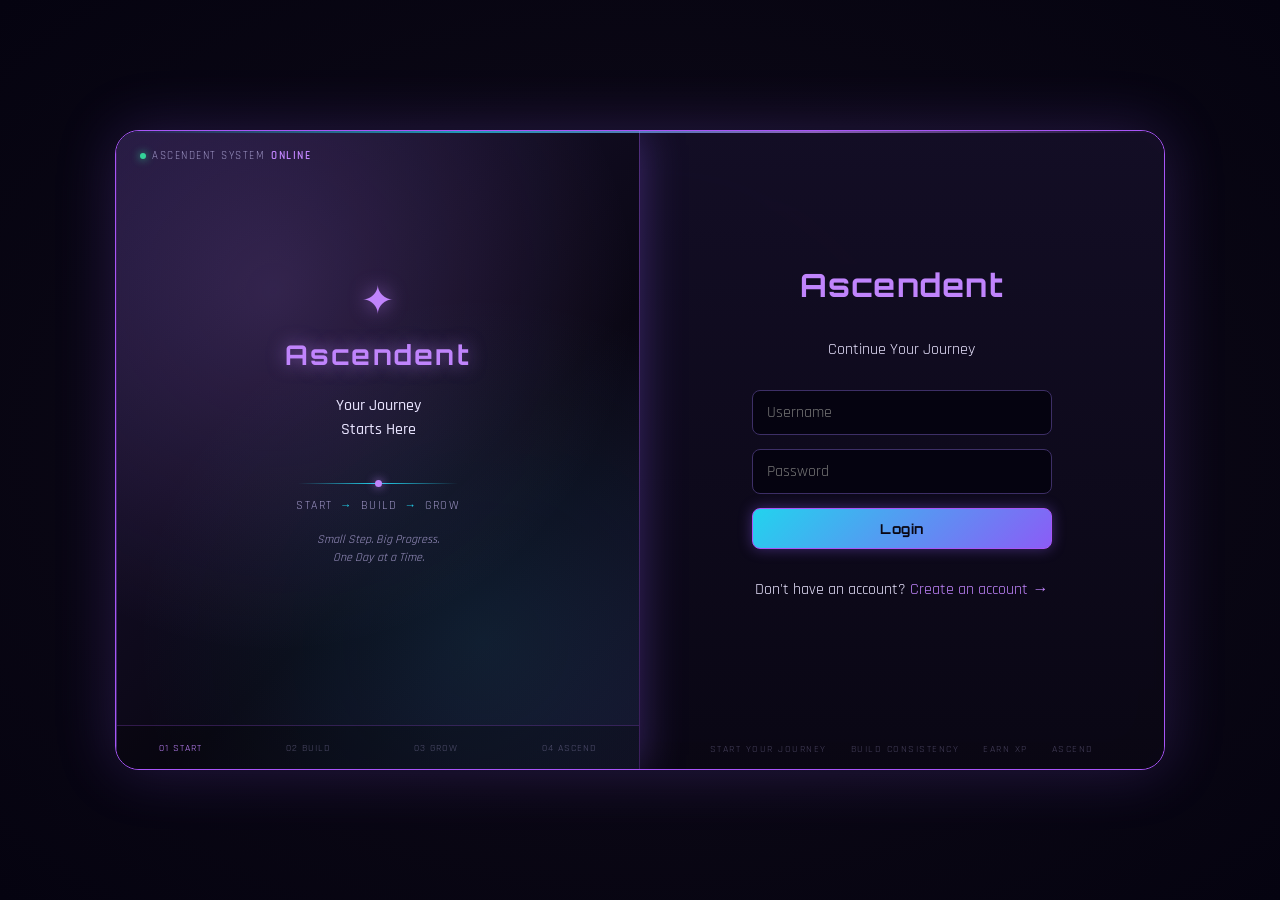
<file: index.html>
<!DOCTYPE html>
<html lang="en">

<head>
  <script src="js/api.js"></script>
  <script src="js/theme.js"></script>
  <meta charset="UTF-8" />
  <meta name="viewport" content="width=device-width, initial-scale=1.0" />
  <title>Ascendent — Login</title>
  <link rel="preconnect" href="https://fonts.googleapis.com">
  <link rel="stylesheet" href="css/style.css" />
</head>

<body>
  <div class="auth-page">
    <div class="auth-shell" id="authShell">

      <!-- Persistent chrome: system status + decorative background (unaffected by sliding) -->
      <div class="system-status"><span class="status-dot"></span> ASCENDENT SYSTEM <span
          class="status-online">ONLINE</span></div>
      <div class="journey-bg" aria-hidden="true"></div>

      <!-- Register panel (revealed on the LEFT once slid) -->
      <div class="form-container register-container">
        <form id="signupForm">
          <h1>Ascendent</h1>
          <p class="tagline">Begin Your Journey</p>

          <input type="text" id="signupUsername" placeholder="Username" required />
          <input type="email" id="signupEmail" placeholder="Email" required />
          <input type="password" id="signupPassword" placeholder="Password" required />
          <input type="password" id="signupConfirmPassword" placeholder="Confirm Password" required />

          <button type="submit">Create Account</button>

          <p>Already have an account? <a href="#" id="showLoginInline">Login →</a></p>
          <p id="authMessageRegister" class="message"></p>
        </form>
      </div>

      <!-- Login panel (visible on the RIGHT initially) -->
      <div class="form-container login-container">
        <form id="loginForm">
          <h1>Ascendent</h1>
          <p class="tagline">Continue Your Journey</p>

          <input type="text" id="email" placeholder="Username" required />
          <input type="password" id="password" placeholder="Password" required />

          <button type="submit">Login</button>

          <p>Don't have an account? <a href="#" id="showSignup">Create an account →</a></p>
          <p id="authMessage" class="message"></p>
        </form>
      </div>

      <!-- Sliding golden "portal" overlay -->
      <div class="overlay-container">
        <div class="overlay">
          <div class="overlay-panel overlay-left">
            <div class="brand-mark">✦</div>
            <h1 class="overlay-brand">Ascendent</h1>
            <p class="overlay-tagline">Your Journey<br>Starts Here</p>

            <div class="journey-path">
              <span class="path-line"></span>
              <span class="path-dot"></span>
            </div>
            <div class="journey-stages">START <i>→</i> BUILD <i>→</i> GROW</div>

            <p class="overlay-footnote">Small Step. Big Progress.<br>One Day at a Time.</p>
          </div>

          <div class="overlay-panel overlay-right">
            <div class="brand-mark">✦</div>
            <h1 class="overlay-brand">Ascendent</h1>
            <p class="overlay-tagline">Welcome Back,<br>Ascender.</p>
            <p class="overlay-sub">Already have an account? Continue your journey.</p>
            <button type="button" class="overlay-btn" id="showLoginBtn">Login</button>
          </div>

          <div class="overlay-progress">
            <span class="step step-1">01 START</span>
            <span class="step step-2">02 BUILD</span>
            <span class="step step-3">03 GROW</span>
            <span class="step step-4">04 ASCEND</span>
          </div>
        </div>
      </div>

      <div class="footer-ticker">
        <span>START YOUR JOURNEY</span>
        <span>BUILD CONSISTENCY</span>
        <span>EARN XP</span>
        <span>ASCEND</span>
      </div>

    </div>
  </div>

  <script src="js/demo-data.js"></script>
  <script src="js/sync.js"></script>
  <script src="js/auth.js"></script>
</body>

</html>
<!-- this is testing commit -->
</file>
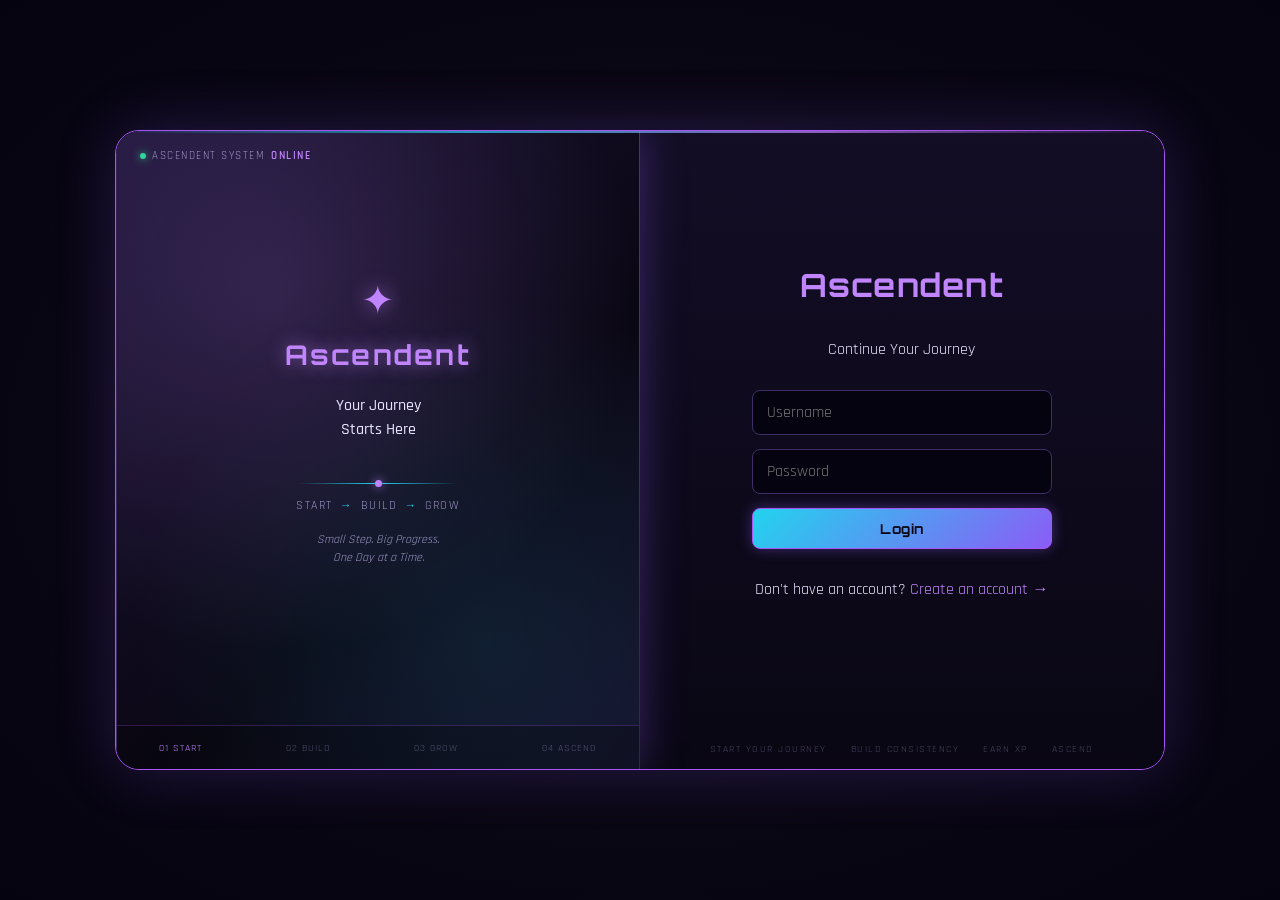
<file: achievements.html>
<!DOCTYPE html>
<html lang="en">

<head>
    <script src="js/api.js"></script>
    <script src="js/theme.js"></script>
    <meta charset="UTF-8" />
    <meta name="viewport" content="width=device-width, initial-scale=1.0" />
    <title>Ascendent — Achievements</title>
    <link rel="preconnect" href="https://fonts.googleapis.com">
    <link rel="stylesheet" href="css/style.css" />
    <link rel="stylesheet" href="css/sidebar.css" />
    <link rel="stylesheet" href="css/gamify.css" />
</head>

<body>
    <div class="app-layout">
        <aside class="sb" id="appSidebar"></aside>

        <main class="main-content">
            <header class="content-topbar">
                <div>
                    <h2>Achievements</h2>
                    <p class="subtext">Unlock badges as you build your legend.</p>
                </div>
                <button id="logoutBtn" class="ghost-btn">Log Out</button>
            </header>

            <!-- Achievement level hero -->
            <section class="ach-hero">
                <div class="ach-hero-ring" id="achHeroRing">
                    <div class="ach-hero-inner">
                        <span id="achHeroCount">0/0</span>
                        <small>Unlocked</small>
                    </div>
                </div>
                <div class="ach-hero-text">
                    <h3>Achievement Progress</h3>
                    <p class="subtext">Every badge tells part of your story.</p>
                </div>
            </section>

            <div class="ach-filter-tabs">
                <button class="ach-tab active" data-filter="all">All</button>
                <button class="ach-tab" data-filter="unlocked">Unlocked</button>
                <button class="ach-tab" data-filter="locked">Locked</button>
            </div>

            <div id="achievementGrid" class="achievement-grid-v2"></div>
        </main>
    </div>

    <div id="toastContainer" class="toast-container"></div>

    <script src="js/demo-data.js"></script>
    <script src="js/sync.js"></script>
    <script src="js/sidebar.js"></script>
    <script src="js/rewards.js"></script>
    <script src="js/achievements.js"></script>
    <script>
        let achFilter = 'all';

        function renderAchievements() {
            const user = getDemoUser();
            checkAchievements(user);

            const total = ACHIEVEMENT_LIST.length;
            const unlockedCount = user.unlockedAchievements.length;
            const pct = Math.round((unlockedCount / total) * 100);

            document.getElementById('achHeroRing').style.setProperty('--pct', pct);
            document.getElementById('achHeroCount').textContent = `${unlockedCount}/${total}`;

            const visible = ACHIEVEMENT_LIST.filter((ach) => {
                const unlocked = user.unlockedAchievements.includes(ach.id);
                if (achFilter === 'unlocked') return unlocked;
                if (achFilter === 'locked') return !unlocked;
                return true;
            });

            document.getElementById('achievementGrid').innerHTML = visible.map((ach) => {
                const unlocked = user.unlockedAchievements.includes(ach.id);
                return `
          <div class="ach-badge-card ${unlocked ? 'unlocked' : 'locked'}">
            <div class="ach-badge-ring">
              <div class="ach-badge-icon">${unlocked ? ach.icon : '🔒'}</div>
            </div>
            <div class="ach-badge-name">${ach.name}</div>
            <div class="ach-badge-desc">${ach.description}</div>
            <div class="ach-badge-pill ${unlocked ? '' : 'locked-pill'}">${unlocked ? 'Unlocked' : 'Locked'}</div>
          </div>
        `;
            }).join('');
        }

        document.querySelectorAll('.ach-tab').forEach((tab) => {
            tab.addEventListener('click', () => {
                document.querySelectorAll('.ach-tab').forEach(t => t.classList.remove('active'));
                tab.classList.add('active');
                achFilter = tab.dataset.filter;
                renderAchievements();
            });
        });

        document.getElementById('logoutBtn').addEventListener('click', logoutUser);

        renderAchievements();
    </script>
</body>

</html>
</file>
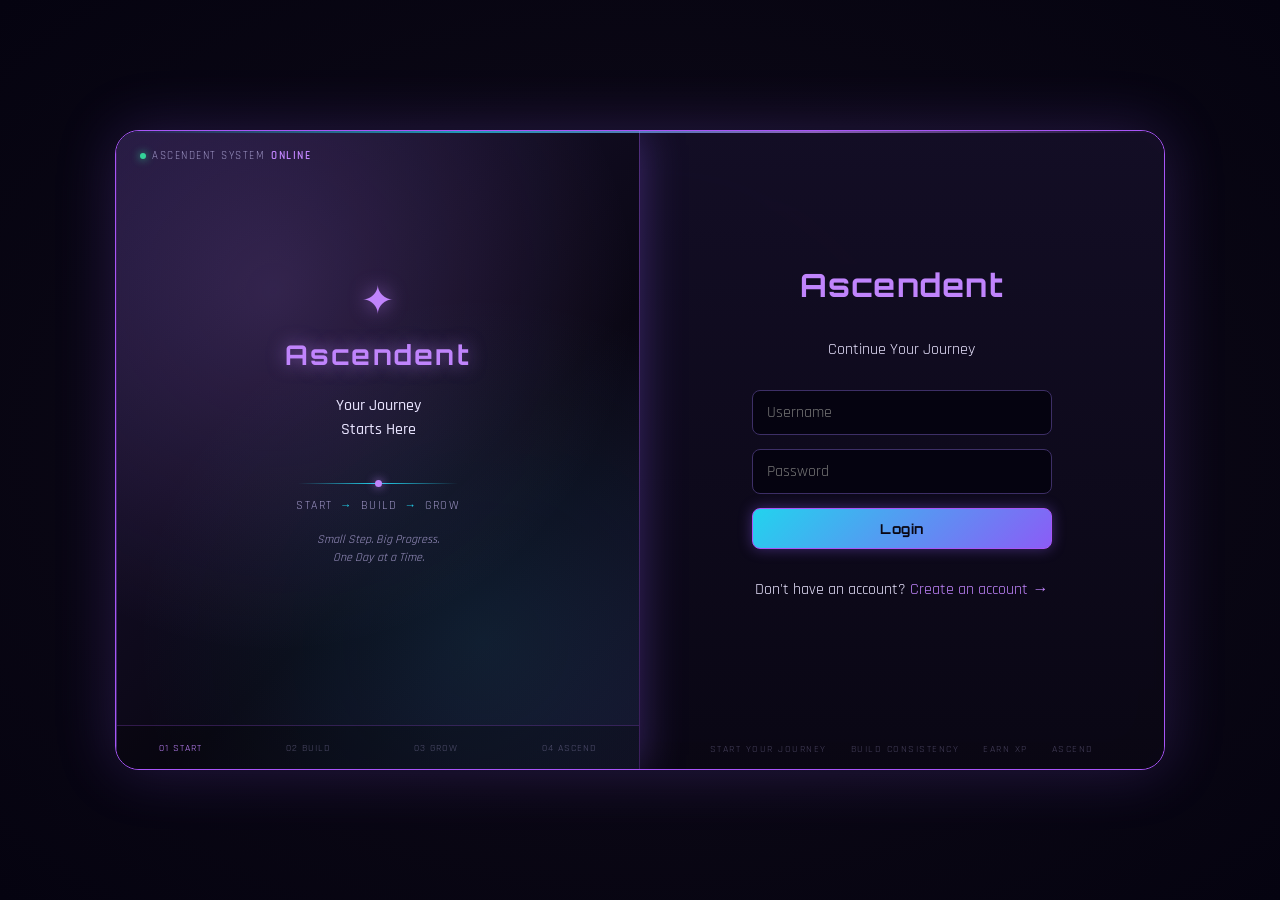
<file: calendar.html>
<!DOCTYPE html>
<html lang="en">

<head>
    <script src="js/api.js"></script>
    <script src="js/theme.js"></script>
    <meta charset="UTF-8" />
    <meta name="viewport" content="width=device-width, initial-scale=1.0" />
    <title>Ascendent — Calendar</title>
    <link rel="preconnect" href="https://fonts.googleapis.com">
    <link rel="stylesheet" href="css/style.css" />
    <link rel="stylesheet" href="css/sidebar.css" />
    <link rel="stylesheet" href="css/gamify.css" />
</head>

<body>
    <div class="app-layout">
        <aside class="sb" id="appSidebar"></aside>

        <main class="main-content">
            <header class="content-topbar">
                <div>
                    <h2>Calendar</h2>
                    <p class="subtext">Your entire consistency history, day by day.</p>
                </div>
                <button id="logoutBtn" class="ghost-btn">Log Out</button>
            </header>

            <!-- Monthly summary -->
            <section class="cal-summary" id="calSummary"></section>

            <div class="cal-layout">
                <!-- Calendar -->
                <section class="cal-panel">
                    <div class="cal-header">
                        <button id="calPrevBtn" class="cal-nav-btn">←</button>
                        <h3 id="calMonthLabel">Month Year</h3>
                        <button id="calNextBtn" class="cal-nav-btn">→</button>
                        <button id="calTodayBtn" class="cal-today-btn">Today</button>
                    </div>
                    <div class="cal-weekdays">
                        <span>Mon</span><span>Tue</span><span>Wed</span><span>Thu</span><span>Fri</span><span>Sat</span><span>Sun</span>
                    </div>
                    <div id="calGrid" class="cal-grid"></div>
                </section>

                <!-- Daily status panel -->
                <section class="cal-daily-panel" id="calDailyPanel">
                    <div class="cal-daily-empty">
                        <div class="cal-daily-empty-icon">📅</div>
                        <p>Click a date to see what happened that day.</p>
                    </div>
                </section>
            </div>
        </main>
    </div>

    <script src="js/demo-data.js"></script>
    <script src="js/sidebar.js"></script>
    <script src="js/calendar.js"></script>
</body>

</html>
</file>
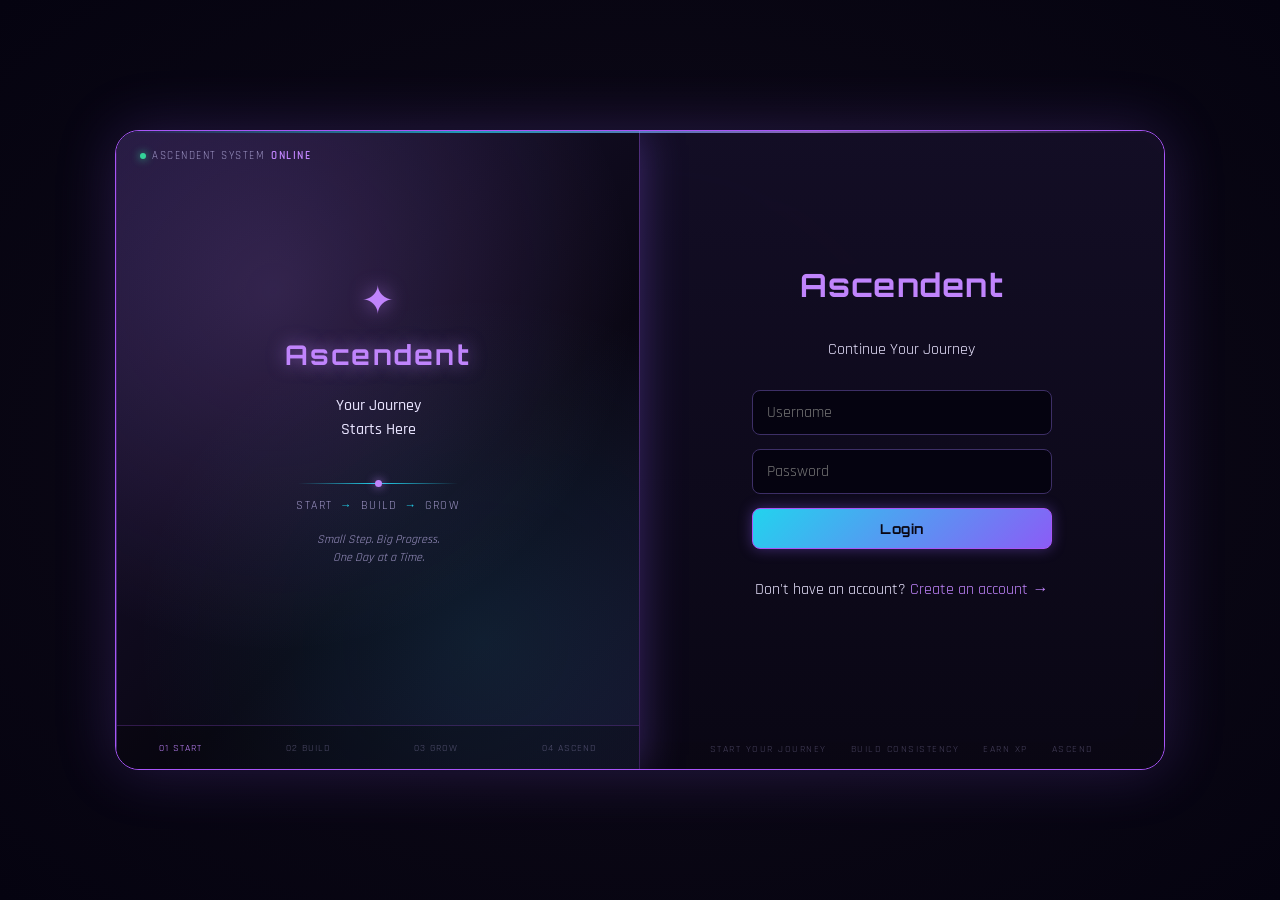
<file: dashboard.html>
<!DOCTYPE html>
<html lang="en">

<head>
  <script src="js/api.js"></script>
  <script src="js/theme.js"></script>
  <meta charset="UTF-8" />
  <meta name="viewport" content="width=device-width, initial-scale=1.0" />
  <title>Ascendent — Dashboard</title>
  <link rel="preconnect" href="https://fonts.googleapis.com">
  <link rel="stylesheet" href="css/style.css" />
  <link rel="stylesheet" href="css/sidebar.css" />
  <link rel="stylesheet" href="css/gamify.css" />
</head>

<body>
  <div class="app-layout">
    <aside class="sb" id="appSidebar"></aside>

    <main class="main-content frontier-main">
      <div class="frontier-vignette" aria-hidden="true"></div>

      <!-- Ledger header -->
      <header class="frontier-header">
        <div class="frontier-header-left">
          <a href="settings.html" class="frontier-medallion" id="heroAvatar" aria-label="Open My Profile">?</a>
          <div>
            <h2 id="greeting" class="frontier-title">Hey there!</h2>
            <p class="frontier-subtitle">Every habit completed is a step towards your next level.</p>
          </div>
        </div>
        <button id="logoutBtn" class="frontier-seal-btn">Log Out</button>
      </header>

      <!-- Central compass dial -->
      <section class="frontier-dial-wrap">
        <div class="frontier-dial">
          <svg viewBox="0 0 160 160">
            <circle class="dial-track" cx="80" cy="80" r="68"></circle>
            <circle class="dial-fill" id="xpRingFill" cx="80" cy="80" r="68"></circle>
            <g class="dial-ticks">
              <line x1="80" y1="6" x2="80" y2="16"></line>
              <line x1="80" y1="144" x2="80" y2="154"></line>
              <line x1="6" y1="80" x2="16" y2="80"></line>
              <line x1="144" y1="80" x2="154" y2="80"></line>
            </g>
          </svg>
          <div class="dial-center">
            <span class="dial-level" id="ringLevel">1</span>
            <span class="dial-label">LEVEL</span>
          </div>
        </div>
        <div class="frontier-dial-stats">
          <div class="frontier-stat-pill">
            <span class="pill-icon">⭐</span>
            <div>
              <div class="pill-label">Level</div>
              <div id="statLevel" class="pill-value">—</div>
            </div>
          </div>
          <div class="frontier-stat-pill">
            <span class="pill-icon">🔥</span>
            <div>
              <div class="pill-label">Streak</div>
              <div id="statStreak" class="pill-value">—</div>
            </div>
          </div>
          <div class="frontier-stat-pill">
            <span class="pill-icon">✨</span>
            <div>
              <div class="pill-label">Total XP</div>
              <div id="statXP" class="pill-value">—</div>
            </div>
          </div>
        </div>
      </section>

      <div class="frontier-grid">
        <!-- Bounty Board -->
        <section class="frontier-card bounty-board">
          <div class="frontier-card-header">
            <span class="frontier-stamp">WANTED</span>
            <h3>Today's Bounty</h3>
          </div>
          <select id="categorySelect">
            <option value="Coding">Coding</option>
            <option value="Reading">Reading</option>
            <option value="Exercise">Exercise</option>
            <option value="Study">Study</option>
            <option value="Custom">Custom</option>
          </select>

          <div class="activity-buttons">
            <button id="markComplete">✅ Mark Complete</button>
            <button id="markMissed">❌ Mark Missed</button>
          </div>

          <div id="excuseBox" style="display:none;">
            <input type="text" id="excuseReason" placeholder="Why did you miss it? (optional)" />
            <button id="submitExcuse">Submit</button>
          </div>

          <p id="dashboardMessage" class="message"></p>
        </section>

        <!-- Duel / Boss Battle -->
        <section class="frontier-card duel-card">
          <div class="frontier-card-header">
            <span class="frontier-stamp duel-stamp">DUEL</span>
            <h3>vs. Consistency Dragon</h3>
          </div>
          <div class="duel-strap-track">
            <div id="bossHpFill" class="duel-strap-fill"></div>
          </div>
          <p id="bossHpText" class="boss-hp-text">100% HP remaining</p>
          <p class="boss-hint">Every completed habit chips away at the boss's HP.</p>
        </section>
      </div>

      <!-- Journal -->
      <section class="frontier-card journal-card">
        <div class="frontier-card-header">
          <span class="frontier-stamp journal-stamp">JOURNAL</span>
          <h3>Field Notes</h3>
        </div>
        <textarea id="notesArea" placeholder="Jot down anything useful..."></textarea>
        <button id="saveNotesBtn">Save Note</button>
        <ul id="notesList"></ul>
      </section>
    </main>
  </div>

  <div id="toastContainer" class="toast-container"></div>

  <script src="js/demo-data.js"></script>
  <script src="js/sync.js"></script>
  <script src="js/game-api.js"></script>
  <script src="js/sidebar.js"></script>
  <script src="js/rewards.js"></script>
  <script src="js/dashboard.js"></script>
  <script src="js/activity.js"></script>
</body>

</html>
</file>
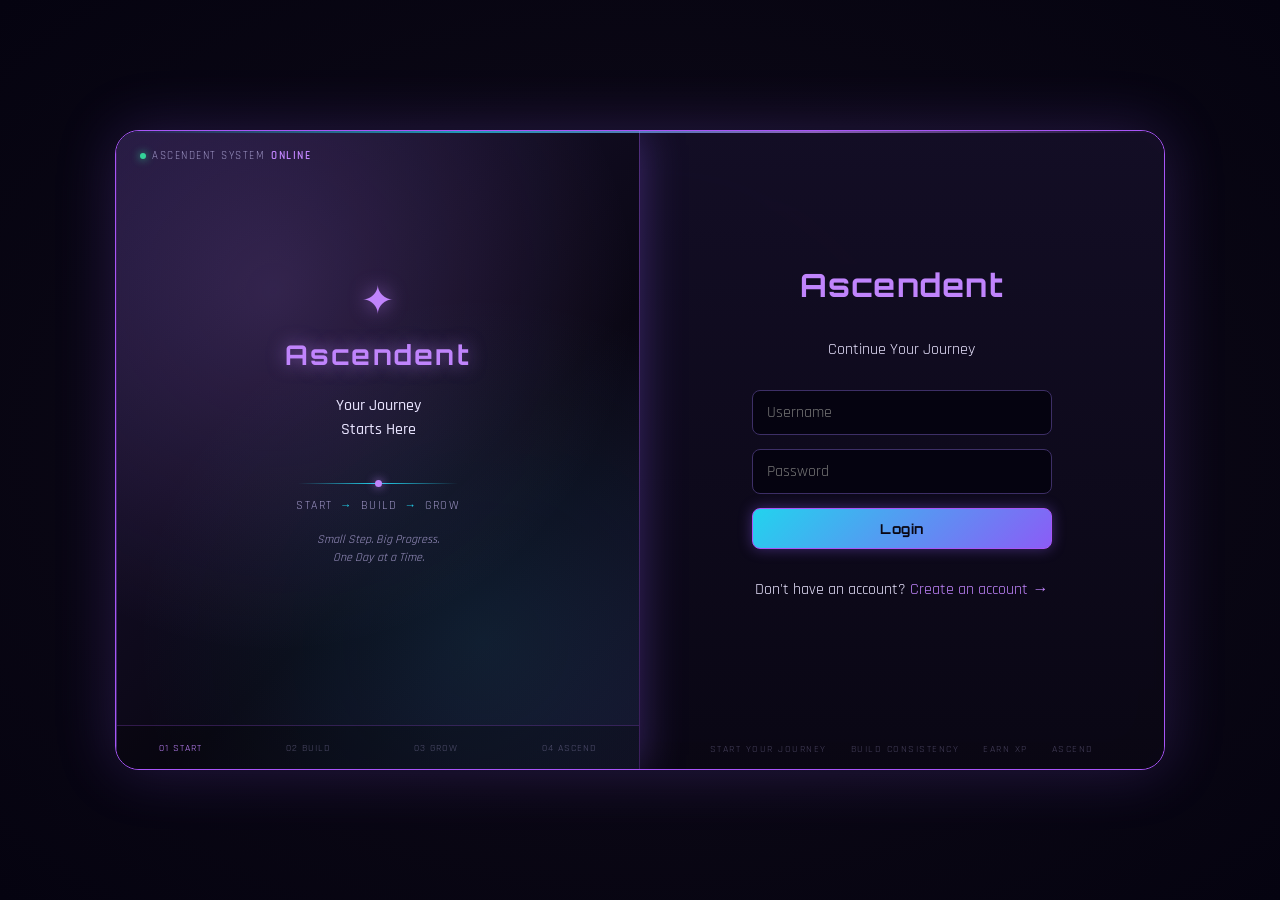
<file: habits.html>
<!DOCTYPE html>
<html lang="en">

<head>
    <script src="js/api.js"></script>
    <script src="js/theme.js"></script>

    <meta charset="UTF-8" />
    <meta name="viewport" content="width=device-width, initial-scale=1.0" />

    <title>Ascendent — Habits</title>

    <link rel="preconnect" href="https://fonts.googleapis.com">
    <link rel="stylesheet" href="css/style.css" />
    <link rel="stylesheet" href="css/sidebar.css" />
    <link rel="stylesheet" href="css/gamify.css" />
</head>

<body>

    <div class="app-layout">

        <!-- ================= SIDEBAR ================= -->

        <aside class="sb" id="appSidebar"></aside>


        <!-- ================= MAIN CONTENT ================= -->

        <main class="main-content frontier-main">

            <div class="frontier-vignette" aria-hidden="true"></div>


            <!-- ================= HEADER ================= -->

            <header class="frontier-header">

                <!-- LEFT SIDE: AVATAR + TITLE -->
                <div class="frontier-header-main">

                    <!-- PROFILE AVATAR -->
                    <div class="global-page-profile">

                        <div class="global-profile-avatar" id="habitsProfileAvatar">
                            <span>AS</span>
                        </div>

                    </div>


                    <!-- HABITS TITLE -->
                    <div class="frontier-header-left">

                        <div>

                            <h2 class="frontier-title">
                                My Habits
                            </h2>

                            <p class="frontier-subtitle">
                                Every quest logged, every bounty tracked.
                            </p>

                        </div>

                    </div>

                </div>


                <!-- RIGHT SIDE BUTTONS -->

                <div class="habits-header-actions">

                    <button id="addHabitBtn" class="frontier-add-btn">
                        ➕ New Bounty
                    </button>

                    <button id="logoutBtn" class="frontier-seal-btn">
                        Log Out
                    </button>

                </div>

            </header>


            <!-- ================= HERO STATS ================= -->

            <section class="habit-hero-stats" id="habitHeroStats"></section>


            <!-- ================= HABIT GRID ================= -->

            <div id="habitList" class="habit-grid-v2">
                <!-- filled in by habits.js -->
            </div>



        </main>

    </div>


    <!-- ================= COMPLETE QUEST MODAL ================= -->

    <div id="completeModal" class="modal-overlay">

        <div class="modal-box frontier-modal">

            <span class="frontier-stamp modal-stamp">
                SEALED
            </span>

            <h3>
                Complete Quest
            </h3>

            <div id="completeModalBody"></div>

            <div class="modal-actions">

                <button class="ghost-btn" data-close-modal>
                    Cancel
                </button>

                <button id="confirmCompleteBtn" class="primary-wide-btn">
                    Complete Quest
                </button>

            </div>

        </div>

    </div>


    <!-- ================= MISSED ACTIVITY MODAL ================= -->

    <div id="missModal" class="modal-overlay">

        <div class="modal-box frontier-modal">

            <span class="frontier-stamp modal-stamp duel-stamp">
                MISSED
            </span>

            <h3>
                Why did you miss it?
            </h3>

            <div id="missReasonOptions" class="reason-options">

                <button type="button" class="reason-tile" data-reason="Busy">
                    Busy
                </button>

                <button type="button" class="reason-tile" data-reason="Tired">
                    Tired
                </button>

                <button type="button" class="reason-tile" data-reason="Forgot">
                    Forgot
                </button>

                <button type="button" class="reason-tile" data-reason="No motivation">
                    No motivation
                </button>

                <button type="button" class="reason-tile" data-reason="Other">
                    Other
                </button>

            </div>


            <div id="missImpactBox" style="display:none;">

                <p id="missImpactText" class="message" style="color:var(--text-secondary);"></p>

                <button id="useShieldBtn" class="primary-wide-btn">
                    🛡 Use Streak Shield
                </button>

                <button id="confirmMissBtn" class="ghost-btn" style="width:100%; margin-top:8px;">
                    Continue Without Shield
                </button>

            </div>

        </div>

    </div>


    <!-- ================= ADD / EDIT HABIT MODAL ================= -->

    <div id="habitFormModal" class="modal-overlay">

        <div class="modal-box frontier-modal">

            <span class="frontier-stamp modal-stamp journal-stamp">
                NEW ENTRY
            </span>

            <h3 id="habitFormTitle">
                Add Habit
            </h3>


            <label class="field-label">
                Habit Name
            </label>

            <input type="text" id="habitNameInput" placeholder="e.g. Guitar Practice" />


            <label class="field-label">
                Icon (emoji)
            </label>

            <input type="text" id="habitIconInput" placeholder="🎸" maxlength="2" />


            <label class="field-label">
                Target (minutes/day)
            </label>

            <input type="number" id="habitTargetInput" min="5" value="30" />


            <label class="field-label">
                Frequency (days/week)
            </label>

            <input type="number" id="habitFrequencyInput" min="1" max="7" value="5" />


            <label class="field-label">
                Difficulty
            </label>

            <select id="habitDifficultyInput">

                <option value="Easy" data-xp="10">
                    Easy — +10 XP
                </option>

                <option value="Normal" data-xp="20" selected>
                    Normal — +20 XP
                </option>

                <option value="Hard" data-xp="35">
                    Hard — +35 XP
                </option>

                <option value="Extreme" data-xp="50">
                    Extreme — +50 XP
                </option>

            </select>


            <div class="modal-actions">

                <button class="ghost-btn" data-close-modal>
                    Cancel
                </button>

                <button id="saveHabitBtn" class="primary-wide-btn">
                    Create Habit
                </button>

            </div>

        </div>

    </div>


    <div id="toastContainer" class="toast-container"></div>


    <!-- ================= SCRIPTS ================= -->

    <script src="js/demo-data.js"></script>
    <script src="js/sync.js"></script>
    <script src="js/game-api.js"></script>
    <script src="js/sidebar.js"></script>
    <script src="js/rewards.js"></script>
    <script src="js/achievements.js"></script>
    <script src="js/habits.js"></script>

    <script>
        // Apply saved profile image
        applyAvatarImage('#habitsProfileAvatar');
    </script>

</body>

</html>
</file>
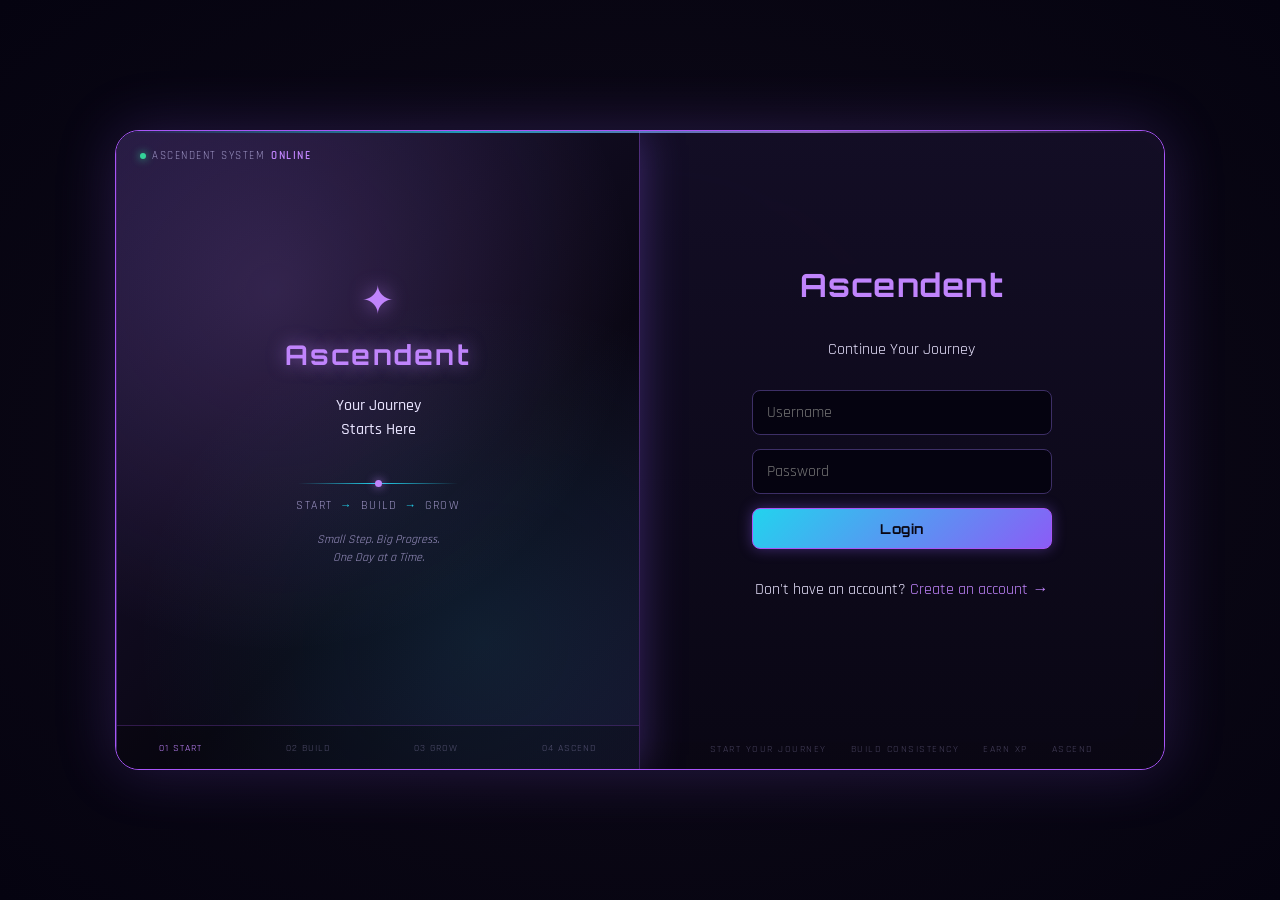
<file: leaderboard.html>
<!DOCTYPE html>
<html lang="en">

<head>
    <script src="js/api.js"></script>
    <script src="js/theme.js"></script>
    <meta charset="UTF-8" />
    <meta name="viewport" content="width=device-width, initial-scale=1.0" />
    <title>Ascendent — Leaderboard</title>
    <link rel="preconnect" href="https://fonts.googleapis.com">
    <link rel="stylesheet" href="css/style.css" />
    <link rel="stylesheet" href="css/sidebar.css" />
    <link rel="stylesheet" href="css/gamify.css" />
</head>

<body>
    <div class="app-layout">
        <aside class="sb" id="appSidebar"></aside>

        <main class="main-content">
            <header class="content-topbar">
                <div>
                    <h2>Leaderboard</h2>
                    <p class="subtext">See how you rank among other players.</p>
                </div>
                <button id="logoutBtn" class="ghost-btn">Log Out</button>
            </header>

            <div class="leaderboard-tabs">
                <button class="lb-tab active" data-tab="global">🌍 Global</button>
                <button class="lb-tab" data-tab="friends">👥 Friends</button>
                <button class="lb-tab" data-tab="squad">⚔️ Squad</button>
            </div>
            <!-- Add a friend (shown on the Friends tab) -->
            <div id="friendBar" class="lb-friend-bar" style="display:none;">
                <input id="friendInput" type="text" maxlength="20" autocomplete="off"
                    placeholder="Add a friend by username">
                <button id="friendAddBtn" type="button" class="lb-friend-btn">Add</button>
                <span id="friendMessage" class="lb-friend-msg"></span>
            </div>
            <!-- Rank-1 spotlight -->
            <section class="lb-spotlight" id="lbSpotlight"></section>

            <!-- Rest of the ranked list -->
            <div id="leaderboardList" class="lb-rank-list"></div>
        </main>
    </div>

    <script src="js/demo-data.js"></script>
    <script src="js/sync.js"></script>
    <script src="js/sidebar.js"></script>
    <script src="js/leaderboard-data.js"></script>
    <script src="js/leaderboard.js"></script>
</body>

</html>
</file>
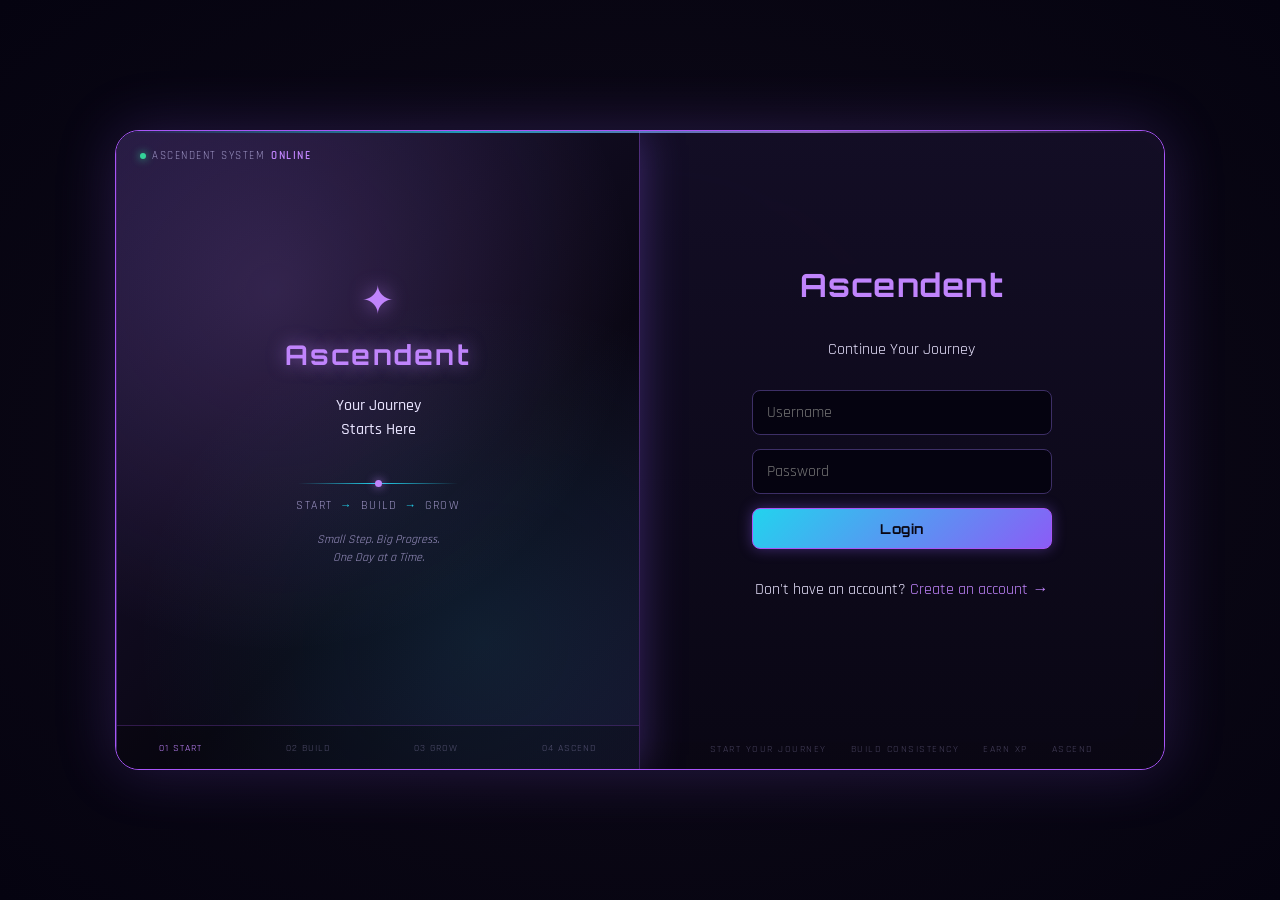
<file: onboarding.html>
<!DOCTYPE html>
<html lang="en">

<head>
    <script src="js/api.js"></script>
    <script src="js/theme.js"></script>
    <meta charset="UTF-8" />
    <meta name="viewport" content="width=device-width, initial-scale=1.0" />
    <title>Ascendent — Onboarding</title>
    <link rel="preconnect" href="https://fonts.googleapis.com">
    <link rel="stylesheet" href="css/style.css" />
</head>

<body>
    <div class="onboarding-page">
        <div class="onboarding-container">

            <div class="onboard-progress">
                <span class="dot active" data-dot="1"></span>
                <span class="dot" data-dot="2"></span>
                <span class="dot" data-dot="3"></span>
                <span class="dot" data-dot="4"></span>
                <span class="dot" data-dot="5"></span>
            </div>

            <!-- STEP 1: Welcome -->
            <section class="onboard-step active" data-step="1">
                <div class="brand-mark">⚔</div>
                <h1>Welcome, Player</h1>
                <p class="tagline">Build consistency. Complete quests.<br>Level up your life.</p>
                <button type="button" class="primary-wide-btn" data-next>Start Your Journey</button>
            </section>

            <!-- STEP 2: Choose Habits -->
            <section class="onboard-step" data-step="2">
                <h1>Choose Your Habits</h1>
                <p class="tagline">Pick as many as you want to track.</p>

                <div class="habit-grid" id="habitGrid">
                    <button type="button" class="habit-tile" data-icon="💻" data-habit="Coding">
                        <span class="habit-icon">💻</span><span>Coding</span><span class="habit-check">✓</span>
                    </button>
                    <button type="button" class="habit-tile" data-icon="📚" data-habit="Reading">
                        <span class="habit-icon">📚</span><span>Reading</span><span class="habit-check">✓</span>
                    </button>
                    <button type="button" class="habit-tile" data-icon="🏋️" data-habit="Exercise">
                        <span class="habit-icon">🏋️</span><span>Exercise</span><span class="habit-check">✓</span>
                    </button>
                    <button type="button" class="habit-tile" data-icon="📝" data-habit="Study">
                        <span class="habit-icon">📝</span><span>Study</span><span class="habit-check">✓</span>
                    </button>
                    <button type="button" class="habit-tile" data-icon="🧘" data-habit="Meditation">
                        <span class="habit-icon">🧘</span><span>Meditation</span><span class="habit-check">✓</span>
                    </button>
                    <button type="button" class="habit-tile" data-icon="😴" data-habit="Sleep">
                        <span class="habit-icon">😴</span><span>Sleep</span><span class="habit-check">✓</span>
                    </button>
                    <button type="button" class="habit-tile" data-icon="➕" data-habit="Custom">
                        <span class="habit-icon">➕</span><span>Custom</span><span class="habit-check">✓</span>
                    </button>
                </div>

                <p id="habitStepMessage" class="message"></p>
                <div class="onboard-nav">
                    <button type="button" class="ghost-btn" data-back>Back</button>
                    <button type="button" class="primary-wide-btn" data-next>Continue</button>
                </div>
            </section>

            <!-- STEP 3: Set Target -->
            <section class="onboard-step" data-step="3">
                <h1>Set Your Target</h1>
                <p class="tagline">How much and how often for each habit?</p>

                <div id="targetList" class="target-list"></div>

                <div class="onboard-nav">
                    <button type="button" class="ghost-btn" data-back>Back</button>
                    <button type="button" class="primary-wide-btn" data-next>Continue</button>
                </div>
            </section>

            <!-- STEP 4: Difficulty -->
            <section class="onboard-step" data-step="4">
                <h1>Choose Difficulty</h1>
                <p class="tagline">Harder difficulty means more XP per quest.</p>

                <div class="difficulty-grid" id="difficultyGrid">
                    <button type="button" class="difficulty-card" data-difficulty="Easy" data-xp="10">
                        <span class="diff-name">Easy</span><span class="diff-xp">+10 XP</span>
                    </button>
                    <button type="button" class="difficulty-card" data-difficulty="Normal" data-xp="20">
                        <span class="diff-name">Normal</span><span class="diff-xp">+20 XP</span>
                    </button>
                    <button type="button" class="difficulty-card" data-difficulty="Hard" data-xp="35">
                        <span class="diff-name">Hard</span><span class="diff-xp">+35 XP</span>
                    </button>
                    <button type="button" class="difficulty-card" data-difficulty="Extreme" data-xp="50">
                        <span class="diff-name">Extreme</span><span class="diff-xp">+50 XP</span>
                    </button>
                </div>

                <p id="difficultyStepMessage" class="message"></p>
                <div class="onboard-nav">
                    <button type="button" class="ghost-btn" data-back>Back</button>
                    <button type="button" class="primary-wide-btn" data-next>Continue</button>
                </div>
            </section>

            <!-- STEP 5: Profile Ready -->
            <section class="onboard-step" data-step="5">
                <div class="brand-mark profile-ready-pulse">✨</div>
                <h1>Player Profile Ready</h1>
                <p class="tagline">Your journey begins now.</p>

                <div class="stat-row profile-ready-stats">
                    <div class="stat-card">
                        <span class="stat-icon">⭐</span>
                        <div>
                            <div class="stat-label">Level</div>
                            <div class="stat-value">01</div>
                        </div>
                    </div>
                    <div class="stat-card">
                        <span class="stat-icon">✨</span>
                        <div>
                            <div class="stat-label">XP</div>
                            <div class="stat-value">0</div>
                        </div>
                    </div>
                    <div class="stat-card">
                        <span class="stat-icon">🔥</span>
                        <div>
                            <div class="stat-label">Streak</div>
                            <div class="stat-value">0</div>
                        </div>
                    </div>
                </div>

                <button type="button" class="primary-wide-btn" id="enterDashboardBtn">Enter Dashboard</button>
            </section>

        </div>
    </div>

    <script src="js/demo-data.js"></script>
    <script src="js/sync.js"></script>
    <script src="js/onboarding.js"></script>
    <script src="js/sidebar.js"></script>
</body>

</html>
</file>
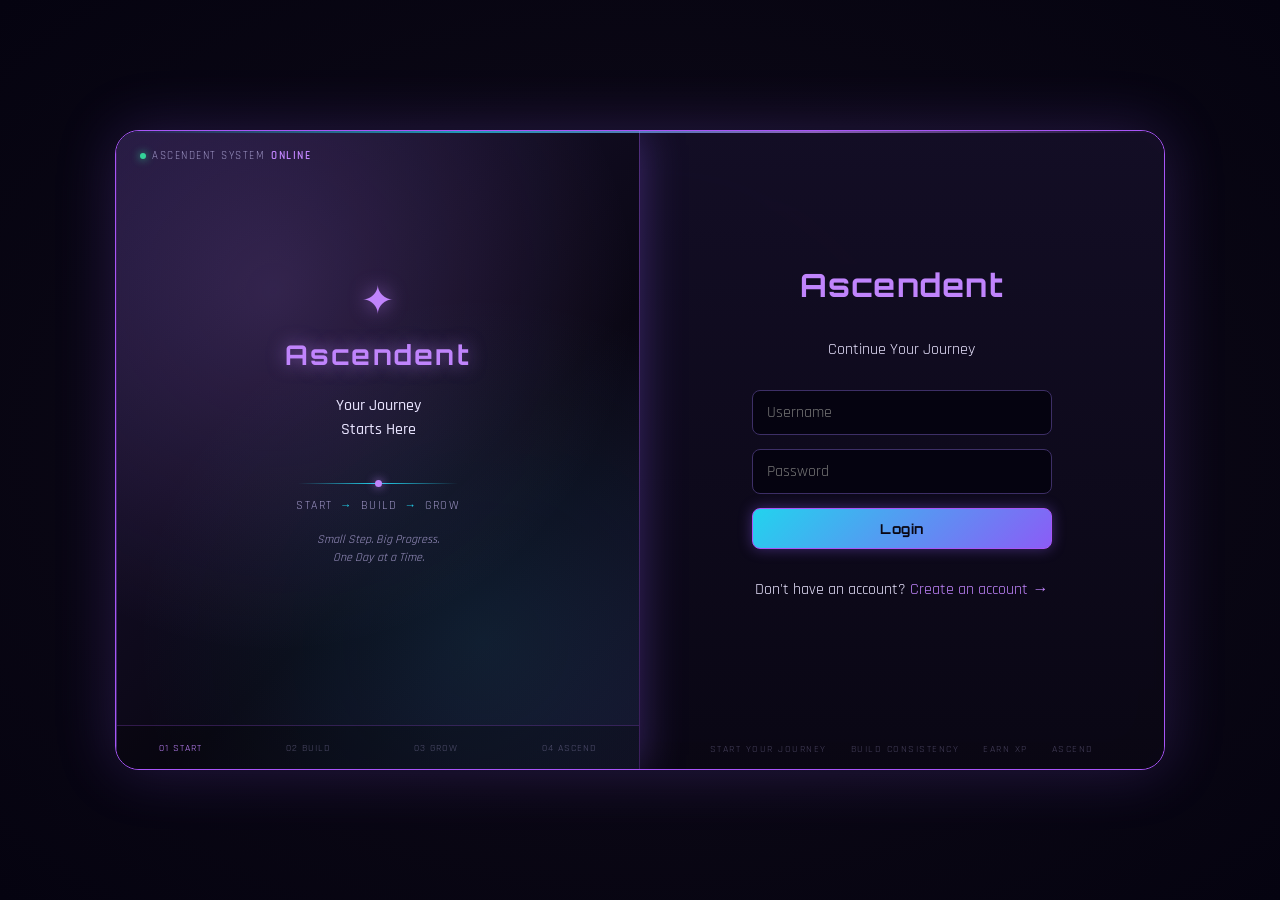
<file: progress.html>
<!DOCTYPE html>
<html lang="en">

<head>
    <script src="js/api.js"></script>
    <script src="js/theme.js"></script>
    <meta charset="UTF-8" />
    <meta name="viewport" content="width=device-width, initial-scale=1.0" />
    <title>Ascendent — Progress</title>
    <link rel="preconnect" href="https://fonts.googleapis.com">
    <link rel="stylesheet" href="css/style.css" />
    <link rel="stylesheet" href="css/sidebar.css" />
    <link rel="stylesheet" href="css/gamify.css" />
</head>

<body>
    <div class="app-layout">
        <aside class="sb" id="appSidebar"></aside>

        <main class="main-content">
            <header class="content-topbar">
                <div>
                    <h2>Progress</h2>
                    <p class="subtext">Your consistency, visualized.</p>
                </div>
                <button id="logoutBtn" class="ghost-btn">Log Out</button>
            </header>

            <!-- Hero ring -->
            <section class="progress-hero">
                <div class="progress-hero-ring" id="heroRing">
                    <div class="progress-hero-inner">
                        <span id="heroRingPct">0%</span>
                        <small>Consistency</small>
                    </div>
                </div>
                <div class="progress-hero-stats">
                    <div class="hero-stat-item"><span class="hero-stat-icon">✨</span>
                        <div>
                            <div class="hero-stat-label">Weekly XP</div>
                            <div id="weeklyXPStat" class="hero-stat-value">0</div>
                        </div>
                    </div>
                    <div class="hero-stat-item"><span class="hero-stat-icon">🔥</span>
                        <div>
                            <div class="hero-stat-label">Current Streak</div>
                            <div id="currentStreakStat" class="hero-stat-value">0</div>
                        </div>
                    </div>
                    <div class="hero-stat-item"><span class="hero-stat-icon">🏔️</span>
                        <div>
                            <div class="hero-stat-label">Best Streak</div>
                            <div id="bestStreakStat" class="hero-stat-value">0</div>
                        </div>
                    </div>
                </div>
            </section>

            <section class="progress-panel">
                <h3>Activity — last 7 days (XP)</h3>
                <div id="weeklyChart" class="weekly-chart"></div>
            </section>

            <section class="progress-panel">
                <h3>Activity Heatmap</h3>
                <div id="heatmapRow" class="heatmap-row"></div>
            </section>

            <section class="progress-panel">
                <h3>Course Progress</h3>
                <div id="categoryProgress" class="ring-course-list"></div>
            </section>

            <div class="content-grid">
                <section class="progress-panel">
                    <h3>Weekly Recap</h3>
                    <div id="weeklyRecap" class="recap-box"></div>
                </section>
                <section class="progress-panel">
                    <h3>Excuse History</h3>
                    <div id="excuseHistory" class="excuse-list"></div>
                </section>
            </div>

            <section class="progress-panel">
                <h3>Card Evolution</h3>
                <div id="cardEvolution" class="evolution-list"></div>
            </section>
        </main>
    </div>

    <script src="js/demo-data.js"></script>
    <script src="js/sync.js"></script>
    <script src="js/sidebar.js"></script>
    <script src="js/progress.js"></script>
</body>

</html>
</file>
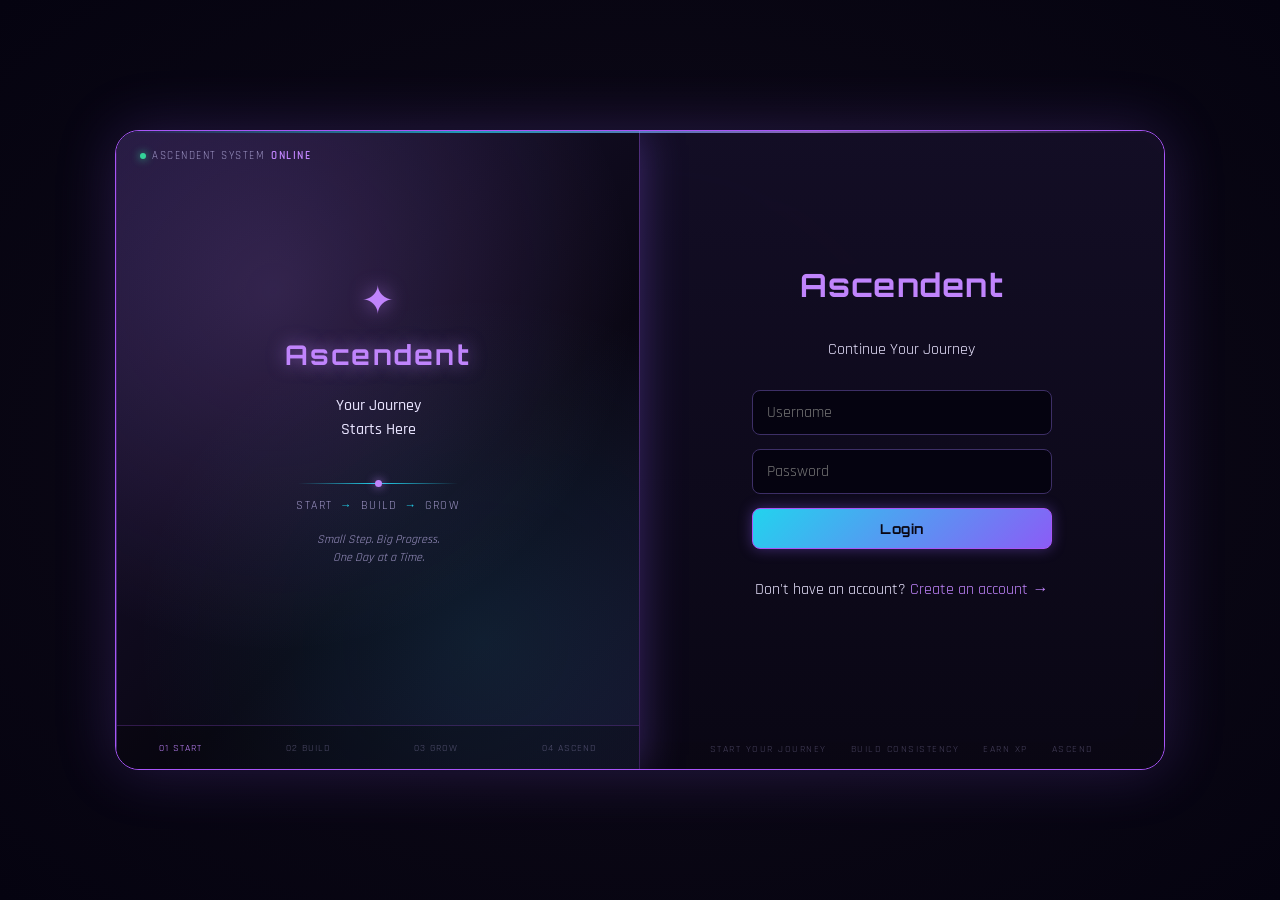
<file: settings.html>
<!DOCTYPE html>
<html lang="en">

<head>
    <script src="js/api.js"></script>
    <script src="js/theme.js"></script>
    <meta charset="UTF-8" />
    <meta name="viewport" content="width=device-width, initial-scale=1.0" />
    <title>Ascendent — Settings</title>
    <link rel="preconnect" href="https://fonts.googleapis.com">
    <link rel="stylesheet" href="css/style.css" />
    <link rel="stylesheet" href="css/sidebar.css" />
    <link rel="stylesheet" href="css/gamify.css" />
</head>

<body>
    <div class="app-layout">
        <aside class="sb" id="appSidebar"></aside>

        <main class="main-content settings-u">
            <header class="content-topbar">
                <div>
                    <h2>Settings</h2>
                    <p class="subtext">Manage your account and preferences.</p>
                </div>
                <button id="logoutBtn" class="ghost-btn">Log Out</button>
            </header>

            <!-- Avatar row -->
            <section class="u-avatar-row">
                <div class="u-avatar-wrap">
                    <div class="u-avatar" id="settingsHeroAvatar">?</div>
                    <button type="button" class="u-avatar-edit-btn" id="avatarUploadBtn"
                        title="Change photo">📷</button>
                    <input type="file" id="avatarFileInput" accept="image/*" style="display:none;" />
                </div>
                <div class="u-avatar-info">
                    <div class="u-avatar-name" id="settingsHeroName">Player</div>
                    <div class="u-avatar-sub">Update your photo and personal details.</div>
                </div>
            </section>

            <!-- Horizontal tabs -->
            <nav class="u-tabs" id="settingsRail">
                <button class="rail-item active" data-panel="profile">Profile</button>
                <button class="rail-item" data-panel="appearance">Appearance</button>
                <button class="rail-item" data-panel="sound">Sound</button>
                <button class="rail-item" data-panel="animations">Animations</button>
                <button class="rail-item" data-panel="notifications">Notifications</button>
                <button class="rail-item" data-panel="account">Account</button>
            </nav>

            <div class="u-panel-body">
                <section class="settings-panel-v2 active" data-panel-content="profile">
                    <div class="u-row">
                        <div class="u-row-text">
                            <h4>Avatar Initials</h4>
                            <p>Two letters shown on your card and dashboard.</p>
                        </div>
                        <input type="text" id="settingsAvatar" maxlength="2" class="u-input-sm" />
                    </div>
                    <div class="u-row">
                        <div class="u-row-text">
                            <h4>Display Name</h4>
                            <p>This is how you appear across Ascendent.</p>
                        </div>
                        <input type="text" id="settingsDisplayName" class="u-input-sm" />
                    </div>
                    <div class="u-row">
                        <div class="u-row-text">
                            <h4>Username</h4>
                            <p>Cannot be changed.</p>
                        </div>
                        <input type="text" id="settingsUsername" disabled class="u-input-sm" />
                    </div>
                    <button id="saveProfileBtn" class="u-save-btn">Save changes</button>
                </section>

                <section class="settings-panel-v2" data-panel-content="appearance">
                    <div class="u-row">
                        <div class="u-row-text">
                            <h4>Accent Color</h4>
                            <p>Pick a highlight color used across the app.</p>
                        </div>
                        <div class="accent-picker-wrap">

                            <!-- 9 Preset Colors -->
                            <div class="accent-swatches" id="accentSwatches">

                                <!-- Existing 4 -->
                                <button type="button" class="swatch" data-accent="#e8a33d" style="background:#e8a33d;"
                                    title="Solar Amber"></button>

                                <button type="button" class="swatch" data-accent="#6bcf9d" style="background:#6bcf9d;"
                                    title="Mint"></button>

                                <button type="button" class="swatch" data-accent="#7fb8ff" style="background:#7fb8ff;"
                                    title="Ice Blue"></button>

                                <button type="button" class="swatch" data-accent="#ff6b9d" style="background:#ff6b9d;"
                                    title="Cyber Pink"></button>

                                <!-- New 5 -->
                                <button type="button" class="swatch" data-accent="#a78bfa" style="background:#a78bfa;"
                                    title="Arcane Violet"></button>

                                <button type="button" class="swatch" data-accent="#22d3ee" style="background:#22d3ee;"
                                    title="Neon Cyan"></button>

                                <button type="button" class="swatch" data-accent="#ff4d6d" style="background:#ff4d6d;"
                                    title="Crimson Red"></button>

                                <button type="button" class="swatch" data-accent="#f97316" style="background:#f97316;"
                                    title="Plasma Orange"></button>

                                <button type="button" class="swatch" data-accent="#c4f82a" style="background:#c4f82a;"
                                    title="Cyber Lime"></button>

                                <!-- None -->
                                <button type="button" class="swatch swatch-none" data-accent="none"
                                    title="No custom accent">
                                    ∅
                                </button>

                            </div>

                            <!-- RGB Mixer -->
                            <div class="rgb-mixer" id="rgbMixer">

                                <div class="rgb-mixer-head">
                                    <div>
                                        <strong>RGB Mixer</strong>
                                        <span>Create your own accent color</span>
                                    </div>

                                    <div class="rgb-preview" id="rgbPreview"></div>
                                </div>

                                <div class="rgb-control">
                                    <label for="accentR">
                                        <span>R</span>
                                        <output id="accentRValue">232</output>
                                    </label>
                                    <input type="range" id="accentR" min="0" max="255" value="232">
                                </div>

                                <div class="rgb-control">
                                    <label for="accentG">
                                        <span>G</span>
                                        <output id="accentGValue">163</output>
                                    </label>
                                    <input type="range" id="accentG" min="0" max="255" value="163">
                                </div>

                                <div class="rgb-control">
                                    <label for="accentB">
                                        <span>B</span>
                                        <output id="accentBValue">61</output>
                                    </label>
                                    <input type="range" id="accentB" min="0" max="255" value="61">
                                </div>

                                <div class="rgb-hex-row">
                                    <span>HEX</span>

                                    <input type="text" id="accentHex" value="#E8A33D" maxlength="7" spellcheck="false"
                                        autocomplete="off">

                                    <button type="button" id="applyRgbAccent" class="u-ghost-sm">
                                        Apply
                                    </button>
                                </div>

                            </div>

                        </div>
                    </div>
                    <div class="u-row u-row-block">
                        <div class="u-row-text">
                            <h4>Theme</h4>
                            <p>Choose the overall visual theme.</p>
                        </div>
                        <div class="theme-options" id="themeOptions">
                            <button type="button" class="theme-card" data-theme-value="neon">
                                <div class="tp-window" style="background:#1a1030;">
                                    <div class="tp-topbar"><span class="tp-dot" style="background:#8b5cf6;"></span><span
                                            class="tp-appname">Ascendent</span><span class="tp-dot"
                                            style="background:#22d3ee;"></span></div>
                                    <div class="tp-mini-card" style="background:#241a4a;">
                                        <span class="tp-mini-icon" style="background:#8b5cf6;"></span>
                                        <span class="tp-mini-label">Quests</span>
                                        <span class="tp-mini-btn" style="background:#22d3ee;">Open</span>
                                    </div>
                                </div>
                                <div class="tp-footer"><span class="tp-name">Arcane Neon</span><span
                                        class="tp-check">✓</span></div>
                            </button>

                            <button type="button" class="theme-card" data-theme-value="crimson">
                                <div class="tp-window" style="background:#1a0a10;">
                                    <div class="tp-topbar"><span class="tp-dot" style="background:#e11d48;"></span><span
                                            class="tp-appname">Ascendent</span><span class="tp-dot"
                                            style="background:#00e0a4;"></span></div>
                                    <div class="tp-mini-card" style="background:#2a0e16;">
                                        <span class="tp-mini-icon" style="background:#e11d48;"></span>
                                        <span class="tp-mini-label">Quests</span>
                                        <span class="tp-mini-btn" style="background:#00e0a4;">Open</span>
                                    </div>
                                </div>
                                <div class="tp-footer"><span class="tp-name">Crimson Circuit</span><span
                                        class="tp-check">✓</span></div>
                            </button>

                            <button type="button" class="theme-card" data-theme-value="jade">
                                <div class="tp-window" style="background:#0c1410;">
                                    <div class="tp-topbar"><span class="tp-dot" style="background:#00b368;"></span><span
                                            class="tp-appname">Ascendent</span><span class="tp-dot"
                                            style="background:#5cffb0;"></span></div>
                                    <div class="tp-mini-card" style="background:#101c16;">
                                        <span class="tp-mini-icon" style="background:#00b368;"></span>
                                        <span class="tp-mini-label">Quests</span>
                                        <span class="tp-mini-btn" style="background:#5cffb0;">Open</span>
                                    </div>
                                </div>
                                <div class="tp-footer"><span class="tp-name">Jade Protocol</span><span
                                        class="tp-check">✓</span></div>
                            </button>

                            <button type="button" class="theme-card" data-theme-value="void">
                                <div class="tp-window" style="background:#000000;">
                                    <div class="tp-topbar"><span class="tp-dot" style="background:#ffffff;"></span><span
                                            class="tp-appname">Ascendent</span><span class="tp-dot"
                                            style="background:#7a7a7a;"></span></div>
                                    <div class="tp-mini-card" style="background:#0d0d0d;">
                                        <span class="tp-mini-icon" style="background:#ffffff;"></span>
                                        <span class="tp-mini-label">Quests</span>
                                        <span class="tp-mini-btn" style="background:#ffffff;">Open</span>
                                    </div>
                                </div>
                                <div class="tp-footer"><span class="tp-name">Pure Void</span><span
                                        class="tp-check">✓</span></div>
                            </button>
                        </div>
                    </div>
            </div>
            </section>

            <section class="settings-panel-v2" data-panel-content="sound">
                <div class="u-row">
                    <div class="u-row-text">
                        <h4>Reward Sounds</h4>
                        <p>Play a sound on XP gain and level up.</p>
                    </div>
                    <label class="toggle-switch"><input type="checkbox" id="soundToggle" /><span
                            class="toggle-slider"></span></label>
                </div>
                <div class="u-row">
                    <div class="u-row-text">
                        <h4>Achievement Sounds</h4>
                        <p>Play a sound when a badge unlocks.</p>
                    </div>
                    <label class="toggle-switch"><input type="checkbox" id="achievementSoundToggle" /><span
                            class="toggle-slider"></span></label>
                </div>
            </section>

            <section class="settings-panel-v2" data-panel-content="animations">
                <div class="u-row">
                    <div class="u-row-text">
                        <h4>Reward Animations</h4>
                        <p>Level-up bursts, floating XP, tier upgrade overlays.</p>
                    </div>
                    <label class="toggle-switch"><input type="checkbox" id="animationsToggle" checked /><span
                            class="toggle-slider"></span></label>
                </div>
            </section>

            <section class="settings-panel-v2" data-panel-content="notifications">
                <div class="u-row">
                    <div class="u-row-text">
                        <h4>Daily Quest Reminder</h4>
                        <p>Get nudged to complete today's quest.</p>
                    </div>
                    <label class="toggle-switch"><input type="checkbox" id="dailyQuestToggle" checked /><span
                            class="toggle-slider"></span></label>
                </div>
                <div class="u-row">
                    <div class="u-row-text">
                        <h4>Streak Reminder</h4>
                        <p>Warn me before my streak breaks.</p>
                    </div>
                    <label class="toggle-switch"><input type="checkbox" id="streakReminderToggle" checked /><span
                            class="toggle-slider"></span></label>
                </div>
                <div class="u-row">
                    <div class="u-row-text">
                        <h4>Achievement Notifications</h4>
                        <p>Notify me when I unlock a badge.</p>
                    </div>
                    <label class="toggle-switch"><input type="checkbox" id="achievementNotifToggle" checked /><span
                            class="toggle-slider"></span></label>
                </div>
            </section>

            <section class="settings-panel-v2" data-panel-content="account">
                <div class="u-row">
                    <div class="u-row-text">
                        <h4>Log Out</h4>
                        <p>Sign out of your current session.</p>
                    </div>
                    <button id="settingsLogoutBtn" class="u-ghost-sm">Log Out</button>
                </div>
                <div class="u-row">
                    <div class="u-row-text">
                        <h4>Change Password</h4>
                        <p>Update your account password.</p>
                    </div>
                    <button id="changePasswordBtn" class="u-ghost-sm">Change</button>
                </div>
                <div class="u-row">
                    <div class="u-row-text">
                        <h4>Delete Account</h4>
                        <p>Permanently erase your local data.</p>
                    </div>
                    <button id="deleteAccountBtn" class="u-ghost-sm u-danger-sm">Delete</button>
                </div>
            </section>
    </div>

    <p id="settingsMessage" class="message"></p>
    </main>
    </div>

    <div id="toastContainer" class="toast-container"></div>

    <script src="js/demo-data.js"></script>
    <script src="js/sync.js"></script>
    <script src="js/sidebar.js"></script>
    <script src="js/rewards.js"></script>
    <script src="js/settings.js"></script>
</body>

</html>
</file>
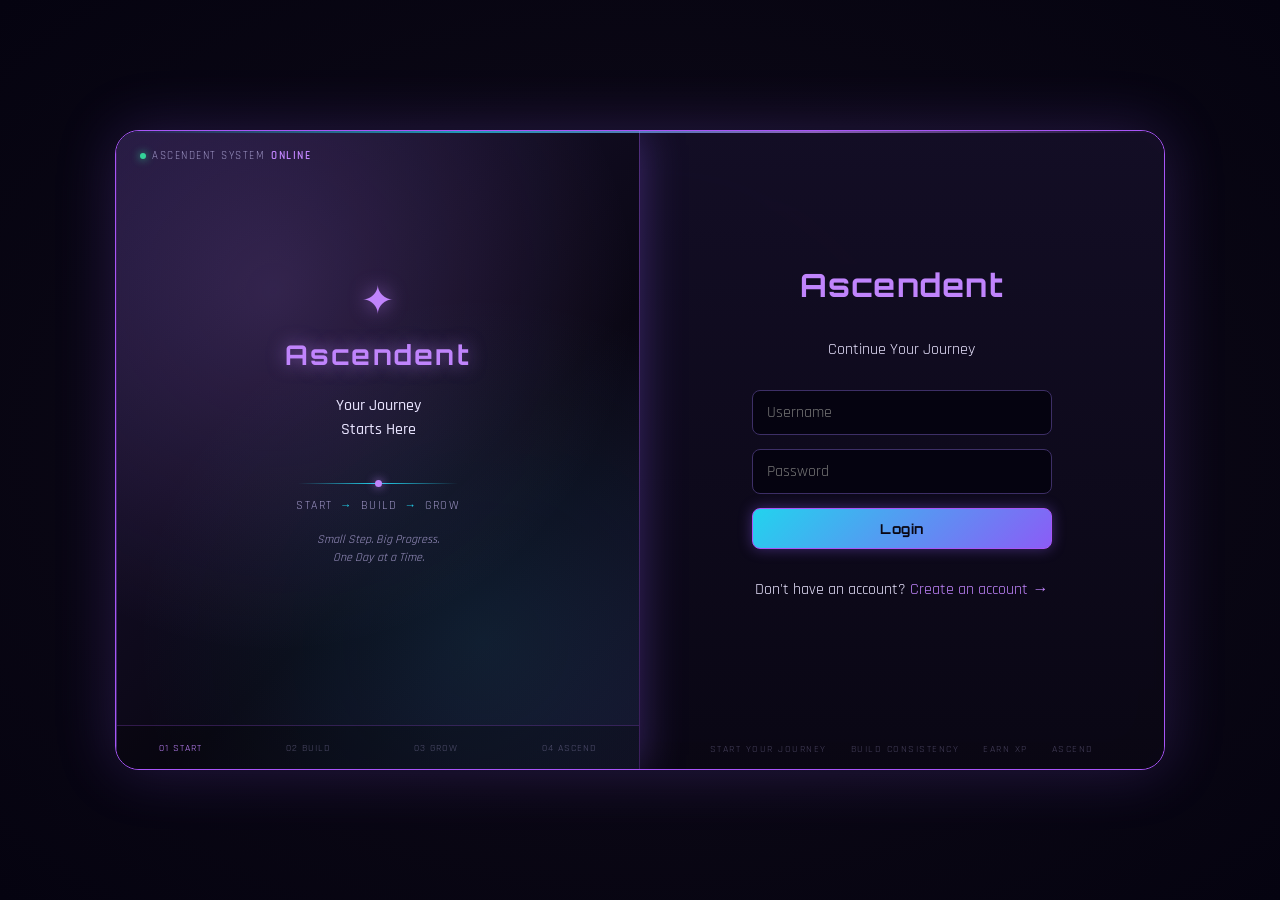
<file: transition.html>
<!DOCTYPE html>
<html lang="en">

<head>
    <script src="js/api.js"></script>
    <script src="js/theme.js"></script>
    <meta charset="UTF-8" />
    <meta name="viewport" content="width=device-width, initial-scale=1.0" />
    <title>Ascendent — Verifying</title>
    <link rel="preconnect" href="https://fonts.googleapis.com">
    <link rel="stylesheet" href="css/style.css" />
</head>

<body>
    <div class="transition-stage" id="transitionStage">
        <canvas id="networkCanvas"></canvas>

        <div class="hud-corner hud-tl">
            <span class="hud-dot"></span> ASCENDENT NEURAL LINK
        </div>
        <div class="hud-corner hud-tr" id="hudPercent">00%</div>

        <div class="transition-text-layer">
            <div id="transitionMessage" class="transition-message">IDENTITY VERIFIED</div>
            <div id="transitionSub" class="transition-sub"></div>
        </div>

        <div class="hud-corner hud-bl" id="hudLog"></div>
        <div class="hud-corner hud-br">v2.0 // SECURE SESSION</div>
    </div>

    <script src="js/transition.js"></script>
</body>

</html>
</file>
<file: css/style.css>
/* =========================================================
   style.css — Ascendent "Arcane Neon" gamified theme  (cleaned)

   INDEX
    1. Fonts, variables, base
    2. Auth page
    3. Forms, buttons, inputs
    4. App layout + page header
    5. Stats + content grid
    6. Dashboard helpers
    7. Onboarding wizard
    8. Coming soon
    9. Habits list, modals
   10. Toasts + reward animations
   11. Progress (base, weekly chart, v2 rings)
   12. Leaderboard
   13. Responsive polish + links
   14. Theme: Crimson
   15. Theme picker cards
   16. Theme: Jade
   17. Post-login transition
   18. Frontier dashboard
   19. Habits (frontier)
   20. Achievements v2
   21. Settings (Untitled UI style)
   22. Habits v2 cards
   23. Theme: Void
   24. Avatar glows
   25. Flip system reset
   26. Calendar
   27. Accent colour system + RGB mixer

   NOTE: the sidebar lives in sidebar.css, extra game styling in gamify.css.
   ========================================================= */


/* =========================================================
   1. FONTS, VARIABLES, BASE
   ========================================================= */
@import url('https://fonts.googleapis.com/css2?family=Orbitron:wght@600;700;900&family=Rajdhani:wght@400;500;600;700&family=Bungee&family=Chakra+Petch:wght@400;500;600;700&family=Audiowide&family=Share+Tech+Mono&display=swap');

:root {
  --font-display: 'Orbitron', sans-serif;
  --font-body: 'Rajdhani', sans-serif;
  --bg: #0a0714;
  --bg-deep: #050310;
  --surface: #150f28;
  --surface-2: #1c1436;
  --text: #e9e4ff;
  --text-secondary: #9d94c4;
  --accent: #8b5cf6;
  --accent-bright: #c084fc;
  --accent-cyan: #22d3ee;
  --border: #3d2f66;
  --border-bright: #a855f7;
  --danger: #ff4d6d;
  --success: #34d399;
  --accent-rgb: 139, 92, 246;
  --accent-bright-rgb: 192, 132, 252;
  --accent-cyan-rgb: 34, 211, 238;
  --border-bright-rgb: 168, 85, 247;
}

* {
  box-sizing: border-box;
}

html {
  overflow-x: hidden;
}

body {
  margin: 0;
  font-family: var(--font-body), sans-serif;
  background:
    radial-gradient(ellipse at 20% 10%, rgba(var(--accent-rgb), 0.12) 0%, transparent 45%),
    radial-gradient(ellipse at 80% 90%, rgba(var(--accent-cyan-rgb), 0.08) 0%, transparent 50%),
    var(--bg-deep);
  color: var(--text);
  min-height: 100vh;
  overflow-x: hidden;
}

h1,
h2,
h3 {
  font-family: var(--font-display), sans-serif;
}


/* =========================================================
   2. AUTH PAGE (Journey Portal)
   ========================================================= */
.auth-page {
  min-height: 100vh;
  display: flex;
  align-items: center;
  justify-content: center;
  background: radial-gradient(ellipse at center, var(--surface) 0%, var(--bg) 55%, var(--bg-deep) 100%);
  padding: 2rem;
  overflow: hidden;
}

.brand-mark {
  font-size: 40px;
  color: var(--accent-bright);
  text-shadow: 0 0 20px rgba(var(--accent-bright-rgb), 0.7);
}

.auth-shell {
  position: relative;
  width: 82vw;
  max-width: 1100px;
  height: 76vh;
  max-height: 640px;
  min-height: 480px;
  border-radius: 24px;
  overflow: hidden;
  border: 1px solid var(--border-bright);
  box-shadow: 0 0 60px rgba(var(--accent-rgb), 0.22), inset 0 0 60px rgba(0, 0, 0, 0.5);
  background: var(--bg);
}

.auth-shell::before {
  content: '';
  position: absolute;
  top: 0;
  left: 0;
  right: 0;
  height: 2px;
  background: linear-gradient(90deg, transparent, var(--accent-cyan), var(--accent-bright), transparent);
  opacity: 0.7;
  z-index: 25;
}

.system-status {
  position: absolute;
  top: 18px;
  left: 24px;
  z-index: 25;
  font-size: 0.68rem;
  letter-spacing: 1.5px;
  color: var(--text-secondary);
  display: flex;
  align-items: center;
  gap: 6px;
  pointer-events: none;
  font-family: var(--font-body), sans-serif;
}

.status-dot {
  width: 6px;
  height: 6px;
  border-radius: 50%;
  background: var(--success);
  box-shadow: 0 0 8px var(--success);
  animation: statusPulse 2s ease-in-out infinite;
}

@keyframes statusPulse {

  0%,
  100% {
    opacity: 1;
  }

  50% {
    opacity: 0.4;
  }
}

.status-online {
  color: var(--accent-bright);
  font-weight: 600;
}

.journey-bg {
  position: absolute;
  inset: 0;
  z-index: 0;
  overflow: hidden;
  pointer-events: none;
  background-image:
    radial-gradient(1.5px 1.5px at 15% 25%, rgba(var(--accent-bright-rgb), 0.4), transparent),
    radial-gradient(1.5px 1.5px at 80% 20%, rgba(var(--accent-cyan-rgb), 0.35), transparent),
    radial-gradient(1.5px 1.5px at 65% 75%, rgba(var(--accent-bright-rgb), 0.3), transparent),
    radial-gradient(1.5px 1.5px at 25% 80%, rgba(var(--accent-cyan-rgb), 0.3), transparent),
    radial-gradient(1.5px 1.5px at 50% 50%, rgba(var(--accent-bright-rgb), 0.25), transparent),
    radial-gradient(1.5px 1.5px at 90% 60%, rgba(var(--accent-cyan-rgb), 0.3), transparent),
    radial-gradient(1.5px 1.5px at 10% 60%, rgba(var(--accent-bright-rgb), 0.25), transparent);
}

.journey-bg::before {
  content: '';
  position: absolute;
  width: 560px;
  height: 560px;
  border: 1px solid rgba(var(--border-bright-rgb), 0.12);
  border-radius: 50%;
  top: 50%;
  left: 50%;
  transform: translate(-50%, -50%);
}

.journey-bg::after {
  content: '';
  position: absolute;
  width: 380px;
  height: 380px;
  border: 1px dashed rgba(var(--accent-cyan-rgb), 0.12);
  border-radius: 50%;
  top: 50%;
  left: 50%;
  transform: translate(-50%, -50%);
  animation: orbitSpin 50s linear infinite;
}

@keyframes orbitSpin {
  from {
    transform: translate(-50%, -50%) rotate(0deg);
  }

  to {
    transform: translate(-50%, -50%) rotate(360deg);
  }
}

.form-container {
  position: absolute;
  top: 0;
  width: 50%;
  height: 100%;
  display: flex;
  align-items: center;
  justify-content: center;
  padding: 2.4rem;
  background: linear-gradient(180deg, rgba(21, 15, 40, 0.9) 0%, rgba(10, 7, 20, 0.95) 100%);
  backdrop-filter: blur(6px);
  transition: opacity 0.5s ease, visibility 0.5s ease;
  z-index: 2;
}

.form-container form {
  width: 100%;
  max-width: 300px;
  text-align: center;
}

.form-container h1 {
  color: var(--accent-bright);
  margin-bottom: 4px;
  letter-spacing: 1.5px;
}

.login-container {
  right: 0;
  z-index: 2;
}

.register-container {
  left: 0;
  z-index: 2;
  opacity: 0;
  visibility: hidden;
}

#authShell.right-panel-active .login-container {
  opacity: 0;
  visibility: hidden;
}

#authShell.right-panel-active .register-container {
  opacity: 1;
  visibility: visible;
}

.overlay-container {
  position: absolute;
  top: 0;
  left: 0;
  width: 50%;
  height: 100%;
  z-index: 10;
  transition: transform 0.85s cubic-bezier(0.65, 0, 0.15, 1);
  box-shadow: 0 0 40px rgba(var(--accent-rgb), 0.35);
}

#authShell.right-panel-active .overlay-container {
  transform: translateX(100%);
}

.overlay {
  position: relative;
  width: 100%;
  height: 100%;
  background:
    radial-gradient(circle at 30% 25%, rgba(var(--accent-bright-rgb), 0.18), transparent 60%),
    radial-gradient(circle at 70% 80%, rgba(var(--accent-cyan-rgb), 0.1), transparent 55%),
    linear-gradient(135deg, var(--surface-2) 0%, var(--bg) 60%, var(--surface) 100%);
  border-left: 1px solid rgba(var(--border-bright-rgb), 0.3);
  border-right: 1px solid rgba(var(--border-bright-rgb), 0.3);
}

.overlay-panel {
  position: absolute;
  inset: 0;
  bottom: 44px;
  display: flex;
  flex-direction: column;
  align-items: center;
  justify-content: center;
  text-align: center;
  padding: 2rem;
  transition: opacity 0.5s ease;
}

.overlay-right {
  opacity: 0;
}

#authShell.right-panel-active .overlay-left {
  opacity: 0;
}

#authShell.right-panel-active .overlay-right {
  opacity: 1;
}

.overlay-brand {
  color: var(--accent-bright);
  font-size: 1.7rem;
  letter-spacing: 2.5px;
  margin: 10px 0 6px;
  text-shadow: 0 0 18px rgba(var(--accent-bright-rgb), 0.6);
}

.overlay-tagline {
  color: var(--text);
  font-size: 1rem;
  line-height: 1.5;
  font-weight: 500;
}

.overlay-sub {
  color: var(--text-secondary);
  font-size: 0.85rem;
  margin-top: 10px;
  max-width: 220px;
}

.overlay-footnote {
  color: var(--text-secondary);
  font-size: 0.75rem;
  line-height: 1.5;
  margin-top: 18px;
  font-style: italic;
}

.overlay-btn {
  margin-top: 20px;
  padding: 10px 28px;
  border-radius: 8px;
  border: 1px solid var(--text);
  background: transparent;
  color: var(--text);
  font-weight: 700;
  font-family: var(--font-display), sans-serif;
  font-size: 0.8rem;
  cursor: pointer;
  box-shadow: none;
  transition: background 0.25s ease, transform 0.2s ease;
}

.overlay-btn:hover {
  background: rgba(var(--accent-bright-rgb), 0.15);
  transform: translateY(-2px);
  box-shadow: 0 0 16px rgba(var(--accent-bright-rgb), 0.3);
}

.journey-path {
  position: relative;
  width: 160px;
  height: 14px;
  margin: 18px 0 8px;
  display: flex;
  align-items: center;
  justify-content: center;
}

.path-line {
  position: absolute;
  width: 100%;
  height: 1px;
  background: linear-gradient(90deg, transparent, var(--accent-cyan), transparent);
}

.path-dot {
  width: 7px;
  height: 7px;
  border-radius: 50%;
  background: var(--accent-bright);
  box-shadow: 0 0 10px rgba(var(--accent-bright-rgb), 0.9);
  animation: dotPulse 2s ease-in-out infinite;
  z-index: 1;
}

@keyframes dotPulse {

  0%,
  100% {
    transform: scale(1);
  }

  50% {
    transform: scale(1.4);
  }
}

.journey-stages {
  font-size: 0.72rem;
  letter-spacing: 1.5px;
  color: var(--text-secondary);
}

.journey-stages i {
  color: var(--accent-cyan);
  font-style: normal;
  margin: 0 3px;
}

.overlay-progress {
  position: absolute;
  bottom: 0;
  left: 0;
  right: 0;
  height: 44px;
  display: flex;
  align-items: center;
  justify-content: space-around;
  border-top: 1px solid rgba(var(--border-bright-rgb), 0.25);
  background: rgba(0, 0, 0, 0.25);
}

.overlay-progress .step {
  font-size: 0.62rem;
  letter-spacing: 1px;
  color: var(--text-secondary);
  opacity: 0.45;
  transition: opacity 0.4s ease, color 0.4s ease;
}

.overlay-progress .step-1 {
  color: var(--accent-bright);
  opacity: 1;
}

#authShell.right-panel-active .overlay-progress .step-1 {
  color: var(--text-secondary);
  opacity: 0.45;
}

#authShell.right-panel-active .overlay-progress .step-4 {
  color: var(--accent-cyan);
  opacity: 1;
}

.footer-ticker {
  position: absolute;
  bottom: 14px;
  left: 50%;
  right: 0;
  transition: left 0.85s cubic-bezier(0.65, 0, 0.15, 1), right 0.85s cubic-bezier(0.65, 0, 0.15, 1);
  z-index: 5;
  display: flex;
  justify-content: center;
  gap: 24px;
  pointer-events: none;
}

#authShell.right-panel-active .footer-ticker {
  left: 0;
  right: 50%;
}

.footer-ticker span {
  font-size: 0.62rem;
  letter-spacing: 1.5px;
  color: var(--text-secondary);
  opacity: 0.4;
}

@media (max-width: 900px) {
  .auth-shell {
    width: 92vw;
    height: 80vh;
  }
}

@media (max-width: 760px) {
  .auth-page {
    padding: 1rem;
  }

  .auth-shell {
    display: block;
    width: 94vw;
    max-width: 420px;
    height: auto;
    max-height: none;
    min-height: 0;
  }

  .system-status,
  .journey-bg,
  .footer-ticker,
  .overlay-container {
    display: none;
  }

  .form-container {
    position: relative;
    width: 100%;
    padding: 2.2rem 1.6rem;
    opacity: 1;
    visibility: visible;
    backdrop-filter: none;
  }

  .login-container {
    display: flex;
    animation: mobileFormIn 0.4s ease;
  }

  .register-container {
    display: none;
  }

  #authShell.right-panel-active .login-container {
    display: none;
  }

  #authShell.right-panel-active .register-container {
    display: flex;
    animation: mobileFormIn 0.4s ease;
  }
}

@keyframes mobileFormIn {
  from {
    opacity: 0;
    transform: translateY(12px);
  }

  to {
    opacity: 1;
    transform: translateY(0);
  }
}


/* =========================================================
   3. FORMS, BUTTONS, INPUTS
   ========================================================= */
form {
  display: flex;
  flex-direction: column;
  gap: 14px;
}

input,
textarea,
select {
  padding: 11px 14px;
  border-radius: 8px;
  border: 1px solid var(--border);
  background: var(--bg-deep);
  color: var(--text);
  font-family: var(--font-body), sans-serif;
  font-size: 1rem;
}

input:focus,
textarea:focus,
select:focus {
  outline: none;
  border-color: var(--accent-bright);
  box-shadow: 0 0 0 3px rgba(var(--accent-bright-rgb), 0.15);
}

button {
  padding: 11px 14px;
  border-radius: 8px;
  border: 1px solid var(--border-bright);
  background: linear-gradient(135deg, var(--accent-cyan) 0%, var(--accent) 100%);
  color: var(--bg);
  font-weight: 700;
  font-family: var(--font-display), sans-serif;
  font-size: 0.85rem;
  letter-spacing: 0.5px;
  cursor: pointer;
  box-shadow: 0 0 14px rgba(var(--accent-rgb), 0.4);
  transition: box-shadow 0.3s ease, transform 0.15s ease;
}

button:hover {
  box-shadow: 0 0 24px rgba(var(--accent-bright-rgb), 0.6);
  transform: translateY(-1px);
}

.message {
  color: var(--danger);
  font-size: 0.85rem;
  margin-top: 12px;
}

.field-label {
  display: block;
  text-align: left;
  font-size: 0.8rem;
  color: var(--text-secondary);
  margin-bottom: 6px;
}

.primary-wide-btn {
  width: 100%;
  margin-top: 18px;
  padding: 13px;
}


/* =========================================================
   4. APP LAYOUT + PAGE HEADER
   ========================================================= */
.app-layout {
  display: flex;
  min-height: 100vh;
}

.main-content {
  flex: 1;
  padding: 2rem 2.5rem;
  max-width: 900px;
}

.content-topbar {
  display: flex;
  justify-content: space-between;
  align-items: center;
  margin-bottom: 24px;
}

.content-topbar h2 {
  margin: 0 0 4px;
  color: var(--text);
}

.subtext {
  color: var(--text-secondary);
  font-size: 0.85rem;
  margin: 0;
}

.ghost-btn {
  background: transparent;
  border: 1px solid var(--border);
  color: var(--text-secondary);
  box-shadow: none;
}

.ghost-btn:hover {
  border-color: var(--accent-bright);
  color: var(--accent-bright);
  box-shadow: none;
  transform: none;
}


/* =========================================================
   5. STATS + CONTENT GRID
   ========================================================= */
.stat-row {
  display: grid;
  grid-template-columns: repeat(3, 1fr);
  gap: 16px;
  margin-bottom: 24px;
}

.stat-card {
  background: linear-gradient(180deg, var(--surface) 0%, var(--surface-2) 100%);
  border: 1px solid var(--border);
  border-radius: 12px;
  padding: 16px;
  display: flex;
  align-items: center;
  gap: 12px;
  transition: transform 0.2s ease, box-shadow 0.2s ease;
}

.stat-card:hover {
  transform: translateY(-3px);
  box-shadow: 0 6px 20px rgba(var(--accent-rgb), 0.15);
}

.stat-icon {
  font-size: 22px;
}

.stat-label {
  font-size: 0.75rem;
  color: var(--text-secondary);
}

.stat-value {
  font-size: 1.1rem;
  font-weight: 700;
  color: var(--accent-bright);
  font-family: var(--font-display), sans-serif;
}

.content-grid {
  display: grid;
  grid-template-columns: 1fr 1fr;
  gap: 20px;
  margin-bottom: 20px;
}

@media (max-width: 700px) {
  .content-grid {
    grid-template-columns: 1fr;
  }

  .stat-row {
    grid-template-columns: 1fr;
  }
}


/* =========================================================
   6. DASHBOARD HELPERS
   ========================================================= */
.activity-buttons {
  display: flex;
  gap: 12px;
}

.activity-buttons button {
  flex: 1;
}

#markMissed {
  background: linear-gradient(135deg, #ff8095 0%, var(--danger) 100%);
  border-color: #b5324a;
  color: #2a0512;
}

#excuseBox {
  margin-top: 12px;
  display: flex;
  gap: 8px;
}

.boss-hp-text {
  font-size: 0.85rem;
  color: var(--text-secondary);
  margin: 0;
}

.boss-hint {
  font-size: 0.78rem;
  color: var(--text-secondary);
  margin-top: 8px;
  font-style: italic;
}

#notesList {
  list-style: none;
  padding: 0;
  margin-top: 12px;
}

#notesList li {
  background: var(--bg-deep);
  border: 1px solid var(--border);
  border-radius: 8px;
  padding: 9px 12px;
  margin-bottom: 6px;
  font-size: 0.85rem;
  color: var(--text-secondary);
}


/* =========================================================
   7. ONBOARDING WIZARD
   ========================================================= */
.onboarding-page {
  min-height: 100vh;
  display: flex;
  align-items: center;
  justify-content: center;
  background: radial-gradient(ellipse at top, var(--surface-2) 0%, var(--bg-deep) 70%);
  padding: 2rem;
}

.onboarding-container {
  max-width: 480px;
  width: 100%;
  padding: 2.4rem;
  background: linear-gradient(180deg, var(--surface) 0%, var(--surface-2) 100%);
  border: 2px solid var(--border-bright);
  border-radius: 18px;
  text-align: center;
  box-shadow: 0 0 40px rgba(var(--accent-rgb), 0.25);
}

.onboarding-container h1 {
  color: var(--accent-bright);
  margin: 8px 0 4px;
}

.onboard-progress {
  display: flex;
  justify-content: center;
  gap: 8px;
  margin-bottom: 24px;
}

.onboard-progress .dot {
  width: 9px;
  height: 9px;
  border-radius: 50%;
  background: var(--border);
  transition: background 0.3s ease, transform 0.3s ease;
}

.onboard-progress .dot.active {
  background: var(--accent-bright);
  transform: scale(1.2);
  box-shadow: 0 0 8px var(--accent-bright);
}

.onboard-step {
  display: none;
  animation: fadeIn 0.35s ease;
}

.onboard-step.active {
  display: block;
}

@keyframes fadeIn {
  from {
    opacity: 0;
    transform: translateY(6px);
  }

  to {
    opacity: 1;
    transform: translateY(0);
  }
}

.onboard-nav {
  display: flex;
  gap: 10px;
  margin-top: 18px;
}

.onboard-nav .primary-wide-btn {
  margin-top: 0;
  flex: 1;
}

.onboard-nav .ghost-btn {
  flex: 0 0 auto;
  padding: 13px 20px;
}

.habit-grid {
  display: grid;
  grid-template-columns: repeat(3, 1fr);
  gap: 10px;
  margin: 20px 0;
}

.habit-tile {
  position: relative;
  padding: 16px 8px;
  background: var(--bg-deep);
  border: 1px solid var(--border);
  border-radius: 12px;
  color: var(--text-secondary);
  font-size: 0.82rem;
  font-weight: 500;
  cursor: pointer;
  box-shadow: none;
  display: flex;
  flex-direction: column;
  align-items: center;
  gap: 6px;
  transition: border-color 0.2s ease, transform 0.2s ease, box-shadow 0.2s ease;
}

.habit-tile:hover {
  transform: translateY(-2px);
  box-shadow: none;
  border-color: var(--accent);
}

.habit-icon {
  font-size: 22px;
}

.habit-check {
  position: absolute;
  top: 6px;
  right: 8px;
  color: var(--accent-bright);
  opacity: 0;
  transform: scale(0.5);
  transition: opacity 0.2s ease, transform 0.2s ease;
}

.habit-tile.selected {
  border-color: var(--accent-bright);
  background: linear-gradient(180deg, rgba(var(--border-bright-rgb), 0.2), rgba(var(--border-bright-rgb), 0.06));
  color: var(--accent-bright);
  box-shadow: 0 0 16px rgba(var(--accent-rgb), 0.35);
  transform: scale(1.03);
}

.habit-tile.selected .habit-check {
  opacity: 1;
  transform: scale(1);
}

.target-list {
  display: flex;
  flex-direction: column;
  gap: 10px;
  margin: 20px 0;
  max-height: 300px;
  overflow-y: auto;
}

.target-row {
  background: var(--bg-deep);
  border: 1px solid var(--border);
  border-radius: 10px;
  padding: 12px 14px;
  text-align: left;
}

.target-row-label {
  font-weight: 600;
  margin-bottom: 8px;
  font-size: 0.9rem;
}

.target-row-inputs {
  display: flex;
  align-items: center;
  gap: 6px;
  flex-wrap: wrap;
}

.target-row-inputs input {
  width: 60px;
  padding: 6px 8px;
}

.target-suffix {
  font-size: 0.75rem;
  color: var(--text-secondary);
  margin-right: 10px;
}

.difficulty-grid {
  display: grid;
  grid-template-columns: repeat(2, 1fr);
  gap: 10px;
  margin: 20px 0;
}

.difficulty-card {
  padding: 18px 10px;
  background: var(--bg-deep);
  border: 1px solid var(--border);
  border-radius: 12px;
  color: var(--text-secondary);
  cursor: pointer;
  box-shadow: none;
  display: flex;
  flex-direction: column;
  gap: 6px;
  transition: border-color 0.2s ease, transform 0.2s ease;
}

.difficulty-card:hover {
  transform: translateY(-2px);
  box-shadow: none;
}

.diff-name {
  font-family: var(--font-display), sans-serif;
  font-weight: 700;
  color: var(--text);
  font-size: 0.9rem;
}

.diff-xp {
  font-size: 0.8rem;
  color: var(--accent-cyan);
}

.difficulty-card.selected {
  border-color: var(--accent-bright);
  background: linear-gradient(180deg, rgba(var(--border-bright-rgb), 0.2), rgba(var(--border-bright-rgb), 0.06));
  box-shadow: 0 0 16px rgba(var(--accent-rgb), 0.35);
}

.profile-ready-pulse {
  animation: pulse-glow 1.8s ease-in-out infinite;
}

@keyframes pulse-glow {

  0%,
  100% {
    text-shadow: 0 0 12px rgba(var(--accent-bright-rgb), 0.5);
  }

  50% {
    text-shadow: 0 0 30px rgba(var(--accent-bright-rgb), 0.9);
  }
}

.profile-ready-stats {
  margin: 24px 0;
}


/* =========================================================
   8. COMING SOON
   ========================================================= */
.coming-soon-panel {
  background: linear-gradient(180deg, var(--surface) 0%, var(--surface-2) 100%);
  border: 1px dashed var(--border-bright);
  border-radius: 14px;
  padding: 3rem 2rem;
  text-align: center;
  max-width: 480px;
}

.coming-soon-icon {
  font-size: 40px;
  margin-bottom: 12px;
  opacity: 0.8;
}

.coming-soon-panel h3 {
  color: var(--accent-bright);
  margin: 0 0 10px;
}

.coming-soon-panel p {
  color: var(--text-secondary);
  font-size: 0.9rem;
  line-height: 1.6;
  margin: 0;
}


/* =========================================================
   9. HABITS LIST + MODALS
   ========================================================= */
.habit-list {
  display: flex;
  flex-direction: column;
  gap: 14px;
  max-width: 620px;
}

.modal-overlay {
  display: none;
  position: fixed;
  inset: 0;
  background: rgba(5, 3, 16, 0.75);
  align-items: center;
  justify-content: center;
  z-index: 100;
}

.modal-overlay.open {
  display: flex;
}

.modal-box {
  background: linear-gradient(180deg, var(--surface) 0%, var(--surface-2) 100%);
  border: 2px solid var(--border-bright);
  border-radius: 16px;
  padding: 1.8rem;
  max-width: 380px;
  width: 90%;
  box-shadow: 0 0 40px rgba(var(--accent-rgb), 0.3);
  text-align: left;
}

.modal-box h3 {
  color: var(--accent-bright);
  margin-top: 0;
  text-align: center;
}

.modal-box label,
.modal-box .field-label {
  display: block;
  margin-top: 10px;
}

.modal-box input,
.modal-box select {
  width: 100%;
  margin-top: 4px;
}

.modal-actions {
  display: flex;
  gap: 10px;
  margin-top: 18px;
}

.modal-actions .ghost-btn {
  flex: 0 0 auto;
}

.modal-actions .primary-wide-btn {
  flex: 1;
  margin-top: 0;
}

.reason-options {
  display: grid;
  grid-template-columns: repeat(2, 1fr);
  gap: 8px;
  margin-top: 14px;
}

.reason-tile {
  background: var(--bg-deep);
  border: 1px solid var(--border);
  border-radius: 10px;
  padding: 10px;
  color: var(--text-secondary);
  cursor: pointer;
  box-shadow: none;
  font-size: 0.85rem;
}

.reason-tile.selected {
  border-color: var(--accent-bright);
  color: var(--accent-bright);
  background: linear-gradient(180deg, rgba(var(--border-bright-rgb), 0.2), rgba(var(--border-bright-rgb), 0.06));
}


/* =========================================================
   10. TOASTS + REWARD ANIMATIONS
   ========================================================= */
.toast-container {
  position: fixed;
  bottom: 24px;
  left: 50%;
  transform: translateX(-50%);
  z-index: 200;
  display: flex;
  flex-direction: column;
  gap: 8px;
  align-items: center;
}

.game-toast {
  background: linear-gradient(135deg, var(--accent-cyan) 0%, var(--accent) 100%);
  color: var(--bg-deep);
  font-weight: 700;
  font-family: var(--font-display), sans-serif;
  font-size: 0.8rem;
  padding: 10px 22px;
  border-radius: 30px;
  border: 1px solid color-mix(in srgb, var(--accent-bright) 60%, transparent);
  box-shadow: 0 0 24px color-mix(in srgb, var(--accent-bright) 45%, transparent);
  opacity: 0;
  transform: translateY(16px) scale(0.85);
  transition: opacity 0.3s ease, transform 0.45s cubic-bezier(0.34, 1.56, 0.64, 1);
}

.game-toast.show {
  opacity: 1;
  transform: translateY(0) scale(1);
}

/* Confetti burst */
.confetti-burst {
  position: fixed;
  width: 0;
  height: 0;
  z-index: 500;
  pointer-events: none;
}

.confetti-piece {
  position: absolute;
  width: 6px;
  height: 6px;
  border-radius: 2px;
  opacity: 1;
  animation: confettiPop 0.9s cubic-bezier(0.22, 1, 0.36, 1) forwards;
}

@keyframes confettiPop {
  0% {
    transform: translate(0, 0) rotate(0deg) scale(1);
    opacity: 1;
  }

  70% {
    opacity: 1;
  }

  100% {
    transform: translate(var(--dx), calc(var(--dy) + 40px)) rotate(280deg) scale(0.4);
    opacity: 0;
  }
}

/* Level-up / tier title bounce */
.reward-title-bounce {
  animation: titleBounce 0.6s cubic-bezier(0.34, 1.56, 0.64, 1);
}

@keyframes titleBounce {
  0% {
    transform: scale(0.4);
    opacity: 0;
  }

  60% {
    transform: scale(1.15);
    opacity: 1;
  }

  100% {
    transform: scale(1);
    opacity: 1;
  }
}

/* Achievement unlock banner */
.achievement-banner {
  position: fixed;
  top: 20px;
  left: 50%;
  transform: translate(-50%, -30px);
  z-index: 500;
  display: flex;
  align-items: center;
  gap: 12px;
  background: linear-gradient(135deg, var(--surface) 0%, var(--surface-2) 100%);
  border: 1px solid var(--accent-bright);
  border-radius: 14px;
  padding: 12px 20px;
  box-shadow: 0 0 30px color-mix(in srgb, var(--accent-bright) 45%, transparent);
  opacity: 0;
  transition: opacity 0.35s ease, transform 0.4s cubic-bezier(0.34, 1.56, 0.64, 1);
  pointer-events: none;
}

.achievement-banner.show {
  opacity: 1;
  transform: translate(-50%, 0);
}

.achievement-banner-icon {
  font-size: 26px;
  animation: bannerIconSpin 0.6s ease;
  filter: drop-shadow(0 0 10px var(--accent-bright));
}

@keyframes bannerIconSpin {
  0% {
    transform: rotate(-30deg) scale(0.5);
  }

  60% {
    transform: rotate(10deg) scale(1.15);
  }

  100% {
    transform: rotate(0deg) scale(1);
  }
}

.achievement-banner-title {
  font-size: 0.65rem;
  letter-spacing: 1px;
  color: var(--text-secondary);
}

.achievement-banner-name {
  font-family: var(--font-display), sans-serif;
  font-size: 0.9rem;
  color: var(--accent-bright);
}

/* Floating XP */
.floating-xp {
  position: fixed;
  font-family: var(--font-display), sans-serif;
  font-weight: 700;
  color: var(--accent-cyan);
  font-size: 1.3rem;
  pointer-events: none;
  z-index: 300;
  text-shadow: 0 0 12px rgba(var(--accent-cyan-rgb), 0.8);
  animation: floatUp 1.1s ease-out forwards;
  transform: translateX(-50%);
}

@keyframes floatUp {
  0% {
    opacity: 0;
    transform: translate(-50%, 0) scale(0.8);
  }

  15% {
    opacity: 1;
    transform: translate(-50%, -10px) scale(1.05);
  }

  100% {
    opacity: 0;
    transform: translate(-50%, -70px) scale(1);
  }
}

/* Level-up / tier overlay */
.reward-overlay {
  position: fixed;
  inset: 0;
  display: flex;
  align-items: center;
  justify-content: center;
  z-index: 400;
  pointer-events: none;
  animation: overlayFade 1.7s ease forwards;
}

@keyframes overlayFade {
  0% {
    opacity: 0;
  }

  15% {
    opacity: 1;
  }

  80% {
    opacity: 1;
  }

  100% {
    opacity: 0;
  }
}

.reward-overlay-content {
  text-align: center;
  position: relative;
  z-index: 1;
  animation: overlayPop 1.7s ease forwards;
}

@keyframes overlayPop {
  0% {
    transform: scale(0.7);
  }

  15% {
    transform: scale(1.08);
  }

  25% {
    transform: scale(1);
  }

  100% {
    transform: scale(1);
  }
}

.reward-overlay-title {
  font-family: var(--font-display), sans-serif;
  font-size: 2.4rem;
  color: var(--accent-bright);
  text-shadow: 0 0 34px rgba(var(--accent-bright-rgb), 0.9);
  letter-spacing: 2px;
}

.reward-overlay-sub {
  color: var(--text-secondary);
  margin-top: 8px;
  font-size: 1rem;
}

.reward-burst {
  position: absolute;
  inset: 0;
  margin: auto;
  width: 320px;
  height: 320px;
  background: radial-gradient(circle, rgba(var(--accent-rgb), 0.4), transparent 70%);
  border-radius: 50%;
  animation: burstPulse 1.7s ease forwards;
}

@keyframes burstPulse {
  0% {
    transform: scale(0.3);
    opacity: 0;
  }

  20% {
    opacity: 1;
  }

  100% {
    transform: scale(1.6);
    opacity: 0;
  }
}


/* =========================================================
   11. PROGRESS
   ========================================================= */
.progress-panel {
  background: linear-gradient(180deg, var(--surface) 0%, var(--surface-2) 100%);
  border: 1px solid var(--border);
  border-radius: 14px;
  padding: 1.2rem;
  margin-bottom: 20px;
}

.progress-panel h3 {
  margin-top: 0;
  color: var(--accent-bright);
}

.heatmap-row {
  display: flex;
  gap: 8px;
}

.heatmap-cell {
  flex: 1;
  height: 50px;
  border-radius: 8px;
  display: flex;
  align-items: flex-end;
  justify-content: center;
  padding-bottom: 4px;
  font-size: 0.7rem;
  color: var(--text-secondary);
  border: 1px solid var(--border);
}

.heat-0 {
  background: var(--bg-deep);
}

.heat-1 {
  background: rgba(var(--accent-rgb), 0.22);
}

.heat-2 {
  background: rgba(var(--accent-rgb), 0.5);
}

.heat-3 {
  background: rgba(var(--accent-bright-rgb), 0.85);
  color: var(--bg);
}

.recap-box p {
  margin: 6px 0;
  font-size: 0.9rem;
}

.excuse-row,
.evolution-row {
  display: flex;
  justify-content: space-between;
  gap: 10px;
  padding: 8px 0;
  border-bottom: 1px solid var(--border);
  font-size: 0.85rem;
  flex-wrap: wrap;
}

.excuse-reason {
  color: var(--text-secondary);
}

.excuse-date {
  color: var(--text-secondary);
  font-size: 0.75rem;
}

.evolution-tier {
  color: var(--accent-bright);
  font-family: var(--font-display), sans-serif;
  font-weight: 700;
}

/* Weekly bar chart */
.weekly-chart {
  display: flex;
  align-items: flex-end;
  justify-content: space-between;
  gap: 8px;
  height: 160px;
  padding-top: 20px;
}

.chart-bar-col {
  flex: 1;
  display: flex;
  flex-direction: column;
  align-items: center;
  height: 100%;
  justify-content: flex-end;
}

.chart-bar-value {
  font-size: 0.7rem;
  color: var(--accent-cyan);
  margin-bottom: 4px;
  font-family: var(--font-display), sans-serif;
  min-height: 12px;
}

.chart-bar {
  width: 60%;
  max-width: 28px;
  height: 0%;
  border-radius: 6px 6px 3px 3px;
  background: linear-gradient(180deg, var(--accent-cyan), var(--accent));
  box-shadow: 0 0 10px rgba(var(--accent-rgb), 0.4);
  animation: barGrow 0.8s ease forwards;
  animation-delay: 0.1s;
}

@keyframes barGrow {
  from {
    height: 0%;
  }

  to {
    height: var(--bar-height);
  }
}

.chart-bar-label {
  font-size: 0.68rem;
  color: var(--text-secondary);
  margin-top: 6px;
}

/* Progress v2 — ring style */
.progress-hero {
  display: flex;
  align-items: center;
  gap: 30px;
  background: linear-gradient(160deg, var(--surface) 0%, var(--surface-2) 100%);
  border: 1px solid var(--border);
  border-radius: 20px;
  padding: 1.8rem;
  margin-bottom: 22px;
}

.progress-hero-ring {
  --pct: 0;
  width: 130px;
  height: 130px;
  border-radius: 50%;
  flex-shrink: 0;
  background: conic-gradient(var(--accent-bright) calc(var(--pct) * 1%), var(--bg-deep) 0);
  display: flex;
  align-items: center;
  justify-content: center;
  box-shadow: 0 0 24px color-mix(in srgb, var(--accent-bright) 25%, transparent);
  transition: background 0.6s ease;
}

.progress-hero-inner {
  width: 100px;
  height: 100px;
  border-radius: 50%;
  background: var(--bg-deep);
  display: flex;
  flex-direction: column;
  align-items: center;
  justify-content: center;
}

.progress-hero-inner span {
  font-family: var(--font-display), sans-serif;
  font-size: 1.3rem;
  color: var(--text);
}

.progress-hero-inner small {
  font-size: 0.62rem;
  color: var(--text-secondary);
  margin-top: 2px;
}

.progress-hero-stats {
  display: flex;
  flex-direction: column;
  gap: 14px;
  flex: 1;
}

.hero-stat-item {
  display: flex;
  align-items: center;
  gap: 12px;
}

.hero-stat-icon {
  font-size: 20px;
}

.hero-stat-label {
  font-size: 0.72rem;
  color: var(--text-secondary);
}

.hero-stat-value {
  font-family: var(--font-display), sans-serif;
  font-size: 1rem;
  color: var(--accent-bright);
}

.ring-course-list {
  display: grid;
  grid-template-columns: repeat(auto-fill, minmax(200px, 1fr));
  gap: 16px;
}

.ring-course-card {
  display: flex;
  align-items: center;
  gap: 14px;
  background: var(--bg-deep);
  border: 1px solid var(--border);
  border-radius: 14px;
  padding: 14px;
}

.mini-ring {
  --pct: 0;
  width: 56px;
  height: 56px;
  border-radius: 50%;
  flex-shrink: 0;
  background: conic-gradient(var(--accent-cyan) calc(var(--pct) * 1%), var(--surface-2) 0);
  display: flex;
  align-items: center;
  justify-content: center;
}

.mini-ring-inner {
  width: 42px;
  height: 42px;
  border-radius: 50%;
  background: var(--bg-deep);
  display: flex;
  align-items: center;
  justify-content: center;
  font-size: 0.68rem;
  color: var(--text);
}

.ring-course-name {
  font-size: 0.85rem;
  font-weight: 600;
}

.ring-course-level {
  font-size: 0.7rem;
  color: var(--text-secondary);
}

@media (max-width: 600px) {
  .progress-hero {
    flex-direction: column;
    text-align: center;
  }

  .progress-hero-stats {
    width: 100%;
  }
}


/* =========================================================
   12. LEADERBOARD
   ========================================================= */
.leaderboard-tabs {
  display: flex;
  gap: 8px;
  margin-bottom: 24px;
}

.lb-tab {
  background: var(--bg-deep);
  border: 1px solid var(--border);
  color: var(--text-secondary);
  padding: 9px 18px;
  border-radius: 20px;
  font-size: 0.85rem;
  box-shadow: none;
}

.lb-tab.active {
  background: linear-gradient(135deg, var(--accent-cyan) 0%, var(--accent) 100%);
  color: var(--bg-deep);
  border-color: var(--border-bright);
}

.lb-spotlight {
  position: relative;
  background: linear-gradient(160deg, color-mix(in srgb, var(--accent-bright) 14%, var(--surface)) 0%, var(--surface-2) 100%);
  border: 1px solid var(--border-bright);
  border-radius: 20px;
  padding: 2rem 1.5rem 1.6rem;
  text-align: center;
  max-width: 420px;
  margin: 0 auto 30px;
  box-shadow: 0 0 34px color-mix(in srgb, var(--accent-bright) 25%, transparent);
  animation: spotlightRise 0.5s cubic-bezier(0.16, 1, 0.3, 1);
}

@keyframes spotlightRise {
  from {
    opacity: 0;
    transform: translateY(16px) scale(0.96);
  }

  to {
    opacity: 1;
    transform: translateY(0) scale(1);
  }
}

.lb-crown {
  font-size: 30px;
  margin-bottom: 4px;
  filter: drop-shadow(0 0 10px color-mix(in srgb, var(--accent-bright) 60%, transparent));
}

.lb-spotlight-avatar {
  width: 76px;
  height: 76px;
  border-radius: 50%;
  margin: 6px auto 10px;
  background: radial-gradient(circle, var(--surface-2), var(--bg-deep));
  border: 3px solid var(--accent-bright);
  display: flex;
  align-items: center;
  justify-content: center;
  font-family: var(--font-display), sans-serif;
  font-size: 22px;
  font-weight: 700;
  color: var(--accent-bright);
  box-shadow: 0 0 24px color-mix(in srgb, var(--accent-bright) 55%, transparent);
}

.lb-spotlight-avatar.is-you {
  border-color: var(--accent-cyan);
}

.lb-spotlight-name {
  font-size: 1.1rem;
  font-weight: 700;
}

.lb-spotlight-title {
  font-size: 0.8rem;
  color: var(--text-secondary);
  margin-bottom: 16px;
}

.lb-spotlight-stats {
  display: flex;
  justify-content: space-around;
  border-top: 1px solid var(--border);
  padding-top: 14px;
}

.lb-spotlight-stats div {
  display: flex;
  flex-direction: column;
  gap: 2px;
}

.lb-spotlight-stats span {
  font-family: var(--font-display), sans-serif;
  font-size: 1rem;
  color: var(--accent-bright);
}

.lb-spotlight-stats small {
  font-size: 0.65rem;
  color: var(--text-secondary);
}

.lb-rank-list {
  display: flex;
  flex-direction: column;
  gap: 8px;
  max-width: 720px;
}

.lb-row-v2 {
  display: grid;
  grid-template-columns: 34px 42px 1fr 120px 80px;
  align-items: center;
  gap: 12px;
  background: linear-gradient(180deg, var(--surface) 0%, var(--surface-2) 100%);
  border: 1px solid var(--border);
  border-radius: 12px;
  padding: 10px 16px;
  font-size: 0.85rem;
  animation: rowSlideIn 0.4s ease backwards;
  transition: transform 0.15s ease, border-color 0.2s ease;
}

@keyframes rowSlideIn {
  from {
    opacity: 0;
    transform: translateX(-8px);
  }

  to {
    opacity: 1;
    transform: translateX(0);
  }
}

.lb-row-v2:hover {
  transform: translateX(4px);
  border-color: var(--border-bright);
}

.lb-row-v2.is-you {
  border-color: var(--accent-cyan);
  box-shadow: 0 0 16px color-mix(in srgb, var(--accent-cyan) 25%, transparent);
}

.lb-rank-num {
  color: var(--text-secondary);
  font-weight: 700;
  font-family: var(--font-display), sans-serif;
  font-size: 0.8rem;
}

.lb-avatar-v2 {
  width: 36px;
  height: 36px;
  border-radius: 50%;
  background: var(--bg-deep);
  border: 1px solid var(--border-bright);
  display: flex;
  align-items: center;
  justify-content: center;
  font-size: 0.72rem;
  color: var(--accent-bright);
  font-weight: 700;
}

.lb-row-name {
  font-weight: 600;
}

.lb-row-meta {
  display: flex;
  gap: 6px;
  margin-top: 3px;
}

.lb-level-badge {
  font-size: 0.62rem;
  font-family: var(--font-display), sans-serif;
  padding: 2px 7px;
  border-radius: 10px;
}

.lb-badge-bronze {
  background: rgba(176, 118, 63, 0.2);
  color: #d59a5f;
}

.lb-badge-silver {
  background: rgba(184, 191, 214, 0.2);
  color: #b8bfd6;
}

.lb-badge-gold {
  background: rgba(245, 196, 81, 0.2);
  color: #f5c451;
}

.lb-streak-chip {
  font-size: 0.68rem;
  color: var(--text-secondary);
}

.lb-row-bar-wrap {
  display: flex;
  align-items: center;
  gap: 6px;
}

.lb-row-bar-track {
  flex: 1;
  height: 6px;
  background: var(--bg-deep);
  border-radius: 4px;
  overflow: hidden;
}

.lb-row-bar-fill {
  height: 100%;
  background: linear-gradient(90deg, var(--accent), var(--accent-bright));
}

.lb-row-bar-label {
  font-size: 0.65rem;
  color: var(--text-secondary);
  white-space: nowrap;
}

.lb-row-xp {
  text-align: right;
  color: var(--text-secondary);
  font-size: 0.78rem;
  white-space: nowrap;
}

.you-tag {
  font-size: 0.6rem;
  background: var(--accent-bright);
  color: var(--bg-deep);
  padding: 1px 6px;
  border-radius: 10px;
  margin-left: 4px;
}

@media (max-width: 700px) {
  .lb-row-v2 {
    grid-template-columns: 26px 34px 1fr 60px;
  }

  .lb-row-bar-wrap,
  .lb-row-xp {
    display: none;
  }

  .lb-spotlight-stats span {
    font-size: 0.85rem;
  }
}


/* =========================================================
   13. RESPONSIVE POLISH + LINKS
   ========================================================= */
@media (max-width: 480px) {
  .main-content {
    padding: 1.2rem;
  }

  .content-topbar {
    flex-direction: column;
    align-items: flex-start;
    gap: 10px;
  }

  .stat-row {
    grid-template-columns: 1fr;
  }

  .habit-grid {
    grid-template-columns: repeat(2, 1fr);
  }

  .difficulty-grid {
    grid-template-columns: 1fr;
  }

  .flip-container,
  .player-card {
    width: 100%;
    max-width: 340px;
  }
}

a {
  color: var(--accent-bright);
  text-decoration: none;
  transition: color 0.2s ease;
}

a:hover {
  color: var(--accent-cyan);
  text-decoration: underline;
}

a:visited {
  color: var(--accent-bright);
}


/* =========================================================
   14. THEME: CRIMSON CIRCUIT   ([data-theme="crimson"] on <html>)
   Only the rules that differ from the variable-driven base are kept.
   ========================================================= */
[data-theme="crimson"] {
  --font-display: 'Audiowide', cursive;
  --font-body: 'Share Tech Mono', monospace;
  --bg: #0d0508;
  --bg-deep: #060305;
  --surface: #1a0a10;
  --surface-2: #240e16;
  --text: #f5e6ea;
  --text-secondary: #a5828f;
  --accent: #e11d48;
  --accent-bright: #ff3d6a;
  --accent-cyan: #00e0a4;
  --border: #4a1420;
  --border-bright: #ff3d6a;
  --danger: #ff5555;
  --success: #00e0a4;
  --accent-rgb: 225, 29, 72;
  --accent-bright-rgb: 255, 61, 106;
  --accent-cyan-rgb: 0, 224, 164;
  --border-bright-rgb: 255, 61, 106;
}

[data-theme="crimson"] .auth-shell {
  box-shadow: 0 0 60px rgba(225, 29, 72, 0.25), inset 0 0 60px rgba(0, 0, 0, 0.5);
}

[data-theme="crimson"] .journey-bg::before {
  border-color: rgba(255, 61, 106, 0.14);
}

[data-theme="crimson"] .journey-bg::after {
  border-color: rgba(0, 224, 164, 0.14);
  border-style: dashed;
}

[data-theme="crimson"] .form-container {
  background: linear-gradient(180deg, rgba(26, 10, 16, 0.9) 0%, rgba(6, 3, 5, 0.95) 100%);
}

[data-theme="crimson"] .overlay {
  background:
    radial-gradient(circle at 30% 25%, rgba(255, 61, 106, 0.18), transparent 60%),
    radial-gradient(circle at 70% 80%, rgba(0, 224, 164, 0.1), transparent 55%),
    linear-gradient(135deg, #240e16 0%, #060305 60%, #1a0a10 100%);
  border-left-color: rgba(255, 61, 106, 0.3);
  border-right-color: rgba(255, 61, 106, 0.3);
}

[data-theme="crimson"] input:focus,
[data-theme="crimson"] textarea:focus,
[data-theme="crimson"] select:focus {
  box-shadow: 0 0 0 3px rgba(255, 61, 106, 0.18);
}

[data-theme="crimson"] button {
  background: linear-gradient(135deg, var(--accent-cyan) 0%, var(--accent) 100%);
  color: #060305;
  box-shadow: 0 0 14px rgba(225, 29, 72, 0.4);
}

[data-theme="crimson"] .habit-tile.selected,
[data-theme="crimson"] .difficulty-card.selected {
  box-shadow: 0 0 16px rgba(225, 29, 72, 0.4);
}

[data-theme="crimson"] .profile-ready-pulse {
  animation-name: pulse-glow-crimson;
}

@keyframes pulse-glow-crimson {

  0%,
  100% {
    text-shadow: 0 0 12px rgba(255, 61, 106, 0.5);
  }

  50% {
    text-shadow: 0 0 30px rgba(0, 224, 164, 0.7);
  }
}

[data-theme="crimson"] .game-toast {
  background: linear-gradient(135deg, var(--accent-cyan) 0%, var(--accent) 100%);
  color: #060305;
  box-shadow: 0 0 24px rgba(225, 29, 72, 0.5);
}

[data-theme="crimson"] .heat-3 {
  background: rgba(255, 61, 106, 0.85);
  color: #060305;
}

[data-theme="crimson"] .lb-tab.active,
[data-theme="crimson"] .chart-bar,
[data-theme="crimson"] .card-xp-bar-fill {
  background: linear-gradient(90deg, var(--accent), var(--accent-cyan));
}

/* Player Card tier glow stays warm even in Crimson (tier identity, not site theme) */
[data-theme="crimson"] .player-card.tier-legendary {
  border-color: var(--accent-bright);
  box-shadow: 0 0 36px rgba(255, 61, 106, 0.7);
}


/* =========================================================
   15. THEME PICKER CARDS (settings)
   ========================================================= */
.theme-options {
  display: flex;
  gap: 14px;
  margin-top: 10px;
  flex-wrap: wrap;
}

.theme-card {
  width: 180px;
  background: var(--surface);
  border: 2px solid transparent;
  border-radius: 14px;
  padding: 0;
  cursor: pointer;
  box-shadow: 0 2px 10px rgba(0, 0, 0, 0.25);
  overflow: hidden;
  transition: border-color 0.2s ease, transform 0.2s ease;
}

.theme-card:hover {
  transform: translateY(-3px);
}

.theme-card.active {
  border-color: var(--accent-bright);
}

.tp-window {
  padding: 12px;
  border-radius: 14px 14px 0 0;
}

.tp-topbar {
  display: flex;
  align-items: center;
  gap: 6px;
  background: rgba(255, 255, 255, 0.06);
  border-radius: 20px;
  padding: 5px 10px;
  margin-bottom: 12px;
}

.tp-dot {
  width: 8px;
  height: 8px;
  border-radius: 50%;
  flex-shrink: 0;
}

.tp-appname {
  font-size: 0.62rem;
  color: rgba(255, 255, 255, 0.7);
  flex: 1;
  text-align: center;
}

.tp-mini-card {
  border-radius: 10px;
  padding: 12px 10px;
  display: flex;
  flex-direction: column;
  gap: 6px;
  align-items: flex-start;
}

.tp-mini-icon {
  width: 20px;
  height: 20px;
  border-radius: 6px;
}

.tp-mini-label {
  font-size: 0.7rem;
  color: rgba(255, 255, 255, 0.85);
}

.tp-mini-btn {
  font-size: 0.6rem;
  padding: 3px 10px;
  border-radius: 10px;
  color: #0a0714;
  font-weight: 600;
}

.tp-footer {
  background: var(--surface-2);
  padding: 10px 14px;
  display: flex;
  justify-content: space-between;
  align-items: center;
}

.tp-name {
  font-size: 0.8rem;
  color: var(--text);
}

.tp-check {
  color: var(--accent-bright);
  opacity: 0;
  font-size: 0.9rem;
}

.theme-card.active .tp-check {
  opacity: 1;
}


/* =========================================================
   16. THEME: JADE PROTOCOL   ([data-theme="jade"] on <html>)
   Cyberpunk terminal look: near-black + one emerald family.
   Only the rules that differ from the variable-driven base are kept.
   ========================================================= */
[data-theme="jade"] {
  --font-display: 'Orbitron', sans-serif;
  --font-body: 'Rajdhani', sans-serif;
  --bg: #060a08;
  --bg-deep: #030504;
  --surface: #0c1410;
  --surface-2: #101c16;
  --text: #e2fbee;
  --text-secondary: #6fa98c;
  --accent: #00b368;
  --accent-bright: #5cffb0;
  --accent-cyan: #2ee89a;
  --border: #124a30;
  --border-bright: #2ee89a;
  --danger: #ff5d6c;
  --success: #5cffb0;
  --accent-rgb: 0, 179, 104;
  --accent-bright-rgb: 92, 255, 176;
  --accent-cyan-rgb: 46, 232, 154;
  --border-bright-rgb: 46, 232, 154;
}

[data-theme="jade"] body {
  background:
    radial-gradient(ellipse at 20% 10%, rgba(46, 232, 154, 0.08) 0%, transparent 45%),
    radial-gradient(ellipse at 80% 90%, rgba(46, 232, 154, 0.05) 0%, transparent 50%),
    var(--bg-deep);
}

[data-theme="jade"] .auth-shell {
  box-shadow: 0 0 50px rgba(46, 232, 154, 0.22), inset 0 0 60px rgba(0, 0, 0, 0.6);
}

[data-theme="jade"] .journey-bg {
  background-image:
    radial-gradient(1.5px 1.5px at 15% 25%, rgba(92, 255, 176, 0.4), transparent),
    radial-gradient(1.5px 1.5px at 80% 20%, rgba(92, 255, 176, 0.35), transparent),
    radial-gradient(1.5px 1.5px at 65% 75%, rgba(92, 255, 176, 0.3), transparent),
    radial-gradient(1.5px 1.5px at 25% 80%, rgba(92, 255, 176, 0.3), transparent),
    radial-gradient(1.5px 1.5px at 50% 50%, rgba(92, 255, 176, 0.22), transparent),
    radial-gradient(1.5px 1.5px at 90% 60%, rgba(92, 255, 176, 0.28), transparent),
    radial-gradient(1.5px 1.5px at 10% 60%, rgba(92, 255, 176, 0.22), transparent);
}

[data-theme="jade"] .journey-bg::before {
  border-color: rgba(46, 232, 154, 0.16);
}

[data-theme="jade"] .journey-bg::after {
  border-color: rgba(46, 232, 154, 0.14);
}

[data-theme="jade"] .form-container {
  background: linear-gradient(180deg, rgba(12, 20, 16, 0.94) 0%, rgba(3, 5, 4, 0.97) 100%);
  border-left: 1px solid rgba(46, 232, 154, 0.15);
}

[data-theme="jade"] .overlay-container {
  box-shadow: 0 0 40px rgba(46, 232, 154, 0.3);
}

[data-theme="jade"] .overlay {
  background:
    radial-gradient(circle at 30% 25%, rgba(92, 255, 176, 0.14), transparent 60%),
    linear-gradient(135deg, #101c16 0%, #030504 60%, #0c1410 100%);
  border-left-color: rgba(46, 232, 154, 0.3);
  border-right-color: rgba(46, 232, 154, 0.3);
}

[data-theme="jade"] .overlay-btn:hover {
  background: rgba(46, 232, 154, 0.12);
  box-shadow: 0 0 14px rgba(46, 232, 154, 0.35);
}

[data-theme="jade"] .path-dot {
  box-shadow: 0 0 10px rgba(92, 255, 176, 0.85);
}

[data-theme="jade"] .overlay-progress {
  border-top-color: rgba(46, 232, 154, 0.22);
}

[data-theme="jade"] .journey-stages i {
  color: var(--accent-bright);
}

[data-theme="jade"] input {
  border-color: rgba(46, 232, 154, 0.25);
}

[data-theme="jade"] input:focus,
[data-theme="jade"] textarea:focus,
[data-theme="jade"] select:focus {
  box-shadow: 0 0 0 3px rgba(46, 232, 154, 0.18);
  border-color: var(--accent-bright);
}

[data-theme="jade"] button {
  background: linear-gradient(135deg, var(--accent-bright) 0%, var(--accent) 100%);
  color: #030504;
  box-shadow: 0 0 12px rgba(0, 179, 104, 0.4);
}

[data-theme="jade"] .onboarding-container {
  box-shadow: 0 0 36px rgba(46, 232, 154, 0.22);
}

[data-theme="jade"] .habit-tile.selected,
[data-theme="jade"] .difficulty-card.selected {
  box-shadow: 0 0 14px rgba(46, 232, 154, 0.35);
}

[data-theme="jade"] .profile-ready-pulse {
  animation-name: pulse-glow-jade;
}

@keyframes pulse-glow-jade {

  0%,
  100% {
    text-shadow: 0 0 10px rgba(92, 255, 176, 0.45);
  }

  50% {
    text-shadow: 0 0 26px rgba(92, 255, 176, 0.85);
  }
}

[data-theme="jade"] .modal-box {
  box-shadow: 0 0 36px rgba(46, 232, 154, 0.28);
}

[data-theme="jade"] .game-toast {
  background: linear-gradient(135deg, var(--accent-bright) 0%, var(--accent) 100%);
  color: #030504;
  box-shadow: 0 0 20px rgba(46, 232, 154, 0.45);
}

[data-theme="jade"] .floating-xp {
  color: var(--accent-bright);
  text-shadow: 0 0 10px rgba(92, 255, 176, 0.7);
}

[data-theme="jade"] .reward-overlay-title {
  text-shadow: 0 0 30px rgba(92, 255, 176, 0.8);
}

[data-theme="jade"] .reward-burst {
  background: radial-gradient(circle, rgba(46, 232, 154, 0.35), transparent 70%);
}

[data-theme="jade"] .heat-1 {
  background: rgba(46, 232, 154, 0.18);
}

[data-theme="jade"] .heat-2 {
  background: rgba(46, 232, 154, 0.42);
}

[data-theme="jade"] .heat-3 {
  background: rgba(92, 255, 176, 0.8);
  color: #030504;
}

[data-theme="jade"] .lb-tab.active,
[data-theme="jade"] .chart-bar,
[data-theme="jade"] .card-xp-bar-fill {
  background: linear-gradient(90deg, var(--accent), var(--accent-bright));
}

[data-theme="jade"] .chart-bar {
  box-shadow: 0 0 8px rgba(46, 232, 154, 0.35);
}

/* Angular cut corners on the auth stage — HUD / terminal look */
[data-theme="jade"] .auth-shell {
  clip-path: polygon(0 24px, 24px 0,
      calc(100% - 24px) 0, 100% 24px,
      100% calc(100% - 24px), calc(100% - 24px) 100%,
      24px 100%, 0 calc(100% - 24px));
}

/* Player Card tier colours stay tier-accurate, not overridden by site theme */
[data-theme="jade"] .player-card.tier-legendary {
  border-color: var(--accent-bright);
  box-shadow: 0 0 32px rgba(92, 255, 176, 0.6);
}


/* =========================================================
   17. POST-LOGIN TRANSITION
   ========================================================= */
.transition-stage {
  position: fixed;
  inset: 0;
  background: var(--bg-deep);
  z-index: 1000;
  overflow: hidden;
  animation: transitionFadeIn 0.4s ease;
}

@keyframes transitionFadeIn {
  from {
    opacity: 0;
  }

  to {
    opacity: 1;
  }
}

#networkCanvas {
  position: absolute;
  inset: 0;
  display: block;
}

.transition-text-layer {
  position: absolute;
  inset: 0;
  display: flex;
  flex-direction: column;
  align-items: center;
  justify-content: center;
  pointer-events: none;
  text-align: center;
}

.transition-message {
  font-family: var(--font-display), sans-serif;
  font-size: 1.3rem;
  letter-spacing: 4px;
  color: var(--accent-bright);
  text-shadow: 0 0 20px currentColor;
  transition: opacity 0.4s ease;
}

.transition-sub {
  margin-top: 60px;
  font-family: var(--font-body), sans-serif;
  font-size: 0.9rem;
  letter-spacing: 1px;
  color: var(--text-secondary);
  opacity: 0;
  transition: opacity 0.3s ease;
  min-height: 20px;
}

/* HUD chrome, log, percentage */
.hud-corner {
  position: absolute;
  font-family: var(--font-body), sans-serif;
  font-size: 0.7rem;
  letter-spacing: 1.5px;
  color: var(--text-secondary);
  z-index: 2;
  display: flex;
  align-items: center;
  gap: 6px;
}

.hud-tl {
  top: 24px;
  left: 28px;
}

.hud-tr {
  top: 24px;
  right: 28px;
  font-family: var(--font-display), sans-serif;
  color: var(--accent-bright);
}

.hud-bl {
  bottom: 24px;
  left: 28px;
  flex-direction: column-reverse;
  align-items: flex-start;
  gap: 6px;
  font-family: 'Share Tech Mono', 'Rajdhani', monospace;
  font-size: 0.95rem;
  opacity: 0.85;
  max-height: 260px;
  overflow: hidden;
  width: min(60vw, 480px);
}

.hud-br {
  bottom: 24px;
  right: 28px;
  opacity: 0.5;
}

.hud-dot {
  width: 6px;
  height: 6px;
  border-radius: 50%;
  background: var(--accent-bright);
  box-shadow: 0 0 8px var(--accent-bright);
  animation: statusPulse 1.4s ease-in-out infinite;
}

.hud-log-line {
  color: var(--accent-bright);
  opacity: 0.85;
  animation: logRiseIn 0.45s ease;
}

.hud-log-line:not(:first-child) {
  opacity: 0.45;
  font-size: 0.85em;
}

@keyframes logRiseIn {
  from {
    opacity: 0;
    transform: translateY(10px);
  }

  to {
    opacity: 0.85;
    transform: translateY(0);
  }
}

@media (max-width: 600px) {

  .hud-bl,
  .hud-br {
    display: none;
  }
}


/* =========================================================
   18. FRONTIER COMMAND DASHBOARD
   color-mix() with the active theme's accent, so it follows every theme.
   ========================================================= */
.frontier-main {
  position: relative;
  max-width: 900px;
}

.frontier-vignette {
  position: absolute;
  inset: -2rem -2.5rem;
  pointer-events: none;
  z-index: 0;
  background:
    radial-gradient(ellipse at 50% 0%, color-mix(in srgb, var(--accent) 10%, transparent), transparent 60%),
    radial-gradient(ellipse at 100% 100%, color-mix(in srgb, #8a1f1f 8%, transparent), transparent 55%);
}

.frontier-header,
.frontier-dial-wrap,
.frontier-grid,
.journal-card {
  position: relative;
  z-index: 1;
}

/* Ledger header (avatar + title left, buttons right) */
.frontier-header {
  display: flex;
  align-items: center;
  justify-content: space-between;
  gap: 24px;
  padding-bottom: 18px;
  margin-bottom: 26px;
  border-bottom: 2px solid color-mix(in srgb, var(--accent-bright) 30%, var(--border));
}

.frontier-header-main {
  display: flex;
  align-items: center;
  gap: 18px;
  min-width: 0;
}

.frontier-header-left {
  display: flex;
  align-items: center;
  gap: 16px;
  min-width: 0;
}

.frontier-medallion {
  width: 54px;
  height: 54px;
  border-radius: 50%;
  background: radial-gradient(circle, var(--surface-2), var(--bg-deep));
  border: 3px double color-mix(in srgb, var(--accent-bright) 60%, #b08d57);
  display: flex;
  align-items: center;
  justify-content: center;
  font-family: var(--font-display), sans-serif;
  font-weight: 700;
  color: var(--accent-bright);
  box-shadow: 0 0 16px color-mix(in srgb, var(--accent-bright) 35%, transparent);
}

a.frontier-medallion {
  text-decoration: none;
  cursor: pointer;
  transition: transform 0.2s ease, box-shadow 0.2s ease, filter 0.2s ease;
}

a.frontier-medallion:hover {
  transform: scale(1.06);
  filter: brightness(1.15);
}

a.frontier-medallion:focus-visible {
  outline: 2px solid var(--accent-bright);
  outline-offset: 3px;
}

.frontier-title {
  font-family: 'Georgia', 'Cinzel', serif;
  letter-spacing: 0.5px;
  margin: 0 0 2px;
}

.frontier-subtitle {
  color: var(--text-secondary);
  font-size: 0.85rem;
  margin: 0;
  font-style: italic;
}

.frontier-seal-btn {
  width: auto;
  border-radius: 24px;
  border: 1px solid color-mix(in srgb, var(--accent-bright) 45%, transparent);
  background: transparent;
  color: var(--text-secondary);
  padding: 8px 18px;
  box-shadow: none;
  font-family: var(--font-body), sans-serif;
}

.frontier-seal-btn:hover {
  color: var(--accent-bright);
  border-color: var(--accent-bright);
  box-shadow: 0 0 12px color-mix(in srgb, var(--accent-bright) 30%, transparent);
  transform: none;
}

/* Central compass dial */
.frontier-dial-wrap {
  display: flex;
  align-items: center;
  gap: 34px;
  justify-content: center;
  background: linear-gradient(160deg, var(--surface) 0%, var(--surface-2) 100%);
  border: 1px solid var(--border);
  border-radius: 20px;
  padding: 2rem;
  margin-bottom: 26px;
  box-shadow: inset 0 0 40px rgba(0, 0, 0, 0.3);
}

.frontier-dial {
  position: relative;
  width: 160px;
  height: 160px;
  flex-shrink: 0;
}

.frontier-dial svg {
  width: 100%;
  height: 100%;
  transform: rotate(-90deg);
}

.dial-track {
  fill: none;
  stroke: var(--bg-deep);
  stroke-width: 8;
}

.dial-fill {
  fill: none;
  stroke: var(--accent-bright);
  stroke-width: 8;
  stroke-linecap: round;
  filter: drop-shadow(0 0 6px var(--accent-bright));
  transition: stroke-dashoffset 0.8s ease;
}

.dial-ticks line {
  stroke: color-mix(in srgb, var(--accent-bright) 40%, transparent);
  stroke-width: 2;
}

.dial-center {
  position: absolute;
  inset: 0;
  display: flex;
  flex-direction: column;
  align-items: center;
  justify-content: center;
}

.dial-level {
  font-family: var(--font-display), serif;
  font-size: 2.2rem;
  color: var(--text);
  line-height: 1;
}

.dial-label {
  font-size: 0.65rem;
  letter-spacing: 3px;
  color: var(--text-secondary);
  margin-top: 4px;
}

.frontier-dial-stats {
  display: flex;
  flex-direction: column;
  gap: 12px;
  flex: 1;
  max-width: 220px;
}

.frontier-stat-pill {
  display: flex;
  align-items: center;
  gap: 10px;
  background: var(--bg-deep);
  border: 1px solid var(--border);
  border-radius: 12px;
  padding: 10px 14px;
}

.pill-icon {
  font-size: 18px;
}

.pill-label {
  font-size: 0.7rem;
  color: var(--text-secondary);
}

.pill-value {
  font-family: var(--font-display), sans-serif;
  font-size: 1rem;
  color: var(--accent-bright);
}

/* Two-column grid: Bounty + Duel */
.frontier-grid {
  display: grid;
  grid-template-columns: 1fr 1fr;
  gap: 20px;
  margin-bottom: 22px;
}

.frontier-card {
  background: linear-gradient(180deg, var(--surface) 0%, var(--surface-2) 100%);
  border: 1px solid var(--border);
  border-radius: 4px;
  /* sharper corners = ledger / paper feel */
  padding: 1.3rem;
  position: relative;
  box-shadow: 0 4px 18px rgba(0, 0, 0, 0.3);
}

.frontier-card::before {
  content: '';
  position: absolute;
  inset: 6px;
  border: 1px solid color-mix(in srgb, var(--accent-bright) 18%, transparent);
  border-radius: 2px;
  pointer-events: none;
}

.frontier-card-header {
  display: flex;
  align-items: center;
  gap: 10px;
  margin-bottom: 14px;
}

.frontier-card-header h3 {
  margin: 0;
  font-size: 1rem;
}

.frontier-stamp {
  font-family: var(--font-display), sans-serif;
  font-size: 0.6rem;
  letter-spacing: 2px;
  border: 1.5px solid color-mix(in srgb, var(--accent-bright) 60%, transparent);
  color: var(--accent-bright);
  padding: 3px 8px;
  border-radius: 3px;
  transform: rotate(-3deg);
  opacity: 0.85;
}

.duel-stamp {
  border-color: color-mix(in srgb, var(--danger) 60%, transparent);
  color: var(--danger);
}

.journal-stamp {
  border-color: color-mix(in srgb, var(--accent-cyan) 55%, transparent);
  color: var(--accent-cyan);
}

.bounty-board select {
  width: 100%;
  margin-bottom: 12px;
}

/* Duel HP strap */
.duel-strap-track {
  height: 18px;
  background: var(--bg-deep);
  border: 1px solid var(--border);
  border-radius: 3px;
  overflow: hidden;
  margin: 4px 0 8px;
  position: relative;
}

.duel-strap-track::after {
  content: '';
  position: absolute;
  inset: 0;
  background: repeating-linear-gradient(90deg, transparent 0 18px, rgba(0, 0, 0, 0.15) 18px 19px);
  pointer-events: none;
}

.duel-strap-fill {
  height: 100%;
  background: linear-gradient(90deg, var(--danger), #ff8a6b);
  width: 100%;
  transition: width 0.4s ease;
}

/* Journal — ruled-lines look */
.journal-card textarea {
  width: 100%;
  min-height: 80px;
  background: repeating-linear-gradient(var(--bg-deep) 0 27px, color-mix(in srgb, var(--border) 60%, transparent) 27px 28px);
  background-size: 100% 28px;
  line-height: 28px;
  padding: 4px 10px;
  border-radius: 3px;
  margin-bottom: 8px;
  resize: vertical;
}

.journal-card #notesList li {
  border-left: 3px solid color-mix(in srgb, var(--accent-bright) 50%, transparent);
  border-radius: 0 6px 6px 0;
}

@media (max-width: 700px) {
  .frontier-grid {
    grid-template-columns: 1fr;
  }

  .frontier-dial-wrap {
    flex-direction: column;
  }

  .frontier-dial-stats {
    max-width: 100%;
    width: 100%;
    flex-direction: row;
  }

  .frontier-header {
    flex-wrap: wrap;
    gap: 12px;
  }
}


/* =========================================================
   19. HABITS (FRONTIER "BOUNTY BOARD")
   ========================================================= */
.frontier-add-btn {
  border-radius: 24px;
  border: 1px solid color-mix(in srgb, var(--accent-bright) 45%, transparent);
  background: transparent;
  color: var(--accent-bright);
  padding: 8px 18px;
  box-shadow: none;
  font-family: var(--font-body), sans-serif;
  font-weight: 600;
}

.frontier-add-btn:hover {
  background: color-mix(in srgb, var(--accent-bright) 12%, transparent);
  box-shadow: 0 0 14px color-mix(in srgb, var(--accent-bright) 30%, transparent);
  transform: none;
}

.frontier-habit-list {
  max-width: 680px;
}

/* Header actions + page profile avatar */
.habits-header-actions {
  display: flex;
  align-items: center;
  gap: 10px;
  margin-left: auto;
  flex-shrink: 0;
}

.global-page-profile {
  position: relative;
  flex: 0 0 auto;
  display: flex;
  align-items: center;
  justify-content: center;
}

.global-page-profile .global-profile-avatar {
  margin: 0;
  flex-shrink: 0;
}

/* Modals: ledger restyle */
.frontier-modal {
  border-radius: 6px;
  position: relative;
  padding-top: 2.2rem;
}

.modal-stamp {
  position: absolute;
  top: 14px;
  right: 18px;
  transform: rotate(-4deg);
}

.frontier-modal .reason-tile,
.frontier-modal input,
.frontier-modal select {
  border-radius: 3px;
}


/* =========================================================
   20. ACHIEVEMENTS v2 — badge-ring style
   ========================================================= */
.ach-hero {
  display: flex;
  align-items: center;
  gap: 24px;
  background: linear-gradient(160deg, var(--surface) 0%, var(--surface-2) 100%);
  border: 1px solid var(--border);
  border-radius: 20px;
  padding: 1.6rem 1.8rem;
  margin-bottom: 20px;
}

.ach-hero-ring {
  --pct: 0;
  width: 90px;
  height: 90px;
  border-radius: 50%;
  flex-shrink: 0;
  background: conic-gradient(var(--accent-bright) calc(var(--pct) * 1%), var(--bg-deep) 0);
  display: flex;
  align-items: center;
  justify-content: center;
  transition: background 0.6s ease;
}

.ach-hero-inner {
  width: 68px;
  height: 68px;
  border-radius: 50%;
  background: var(--bg-deep);
  display: flex;
  flex-direction: column;
  align-items: center;
  justify-content: center;
}

.ach-hero-inner span {
  font-family: var(--font-display), sans-serif;
  font-size: 0.95rem;
  color: var(--text);
}

.ach-hero-inner small {
  font-size: 0.58rem;
  color: var(--text-secondary);
}

.ach-hero-text h3 {
  margin: 0 0 4px;
  color: var(--accent-bright);
}

.ach-filter-tabs {
  display: flex;
  gap: 8px;
  margin-bottom: 20px;
}

.ach-tab {
  background: var(--bg-deep);
  border: 1px solid var(--border);
  color: var(--text-secondary);
  padding: 7px 16px;
  border-radius: 20px;
  font-size: 0.82rem;
  box-shadow: none;
}

.ach-tab.active {
  background: color-mix(in srgb, var(--accent-bright) 20%, transparent);
  color: var(--accent-bright);
  border-color: var(--accent-bright);
}

.achievement-grid-v2 {
  display: grid;
  grid-template-columns: repeat(auto-fill, minmax(180px, 1fr));
  gap: 16px;
}

.ach-badge-card {
  background: var(--surface);
  border: 1px solid var(--border);
  border-radius: 16px;
  padding: 20px 14px;
  text-align: center;
}

.ach-badge-card.locked {
  opacity: 0.5;
}

.ach-badge-ring {
  width: 60px;
  height: 60px;
  border-radius: 50%;
  margin: 0 auto 10px;
  display: flex;
  align-items: center;
  justify-content: center;
  border: 2px solid var(--border);
}

.ach-badge-card.unlocked .ach-badge-ring {
  border-color: var(--accent-bright);
  box-shadow: 0 0 16px color-mix(in srgb, var(--accent-bright) 35%, transparent);
}

.ach-badge-icon {
  font-size: 26px;
}

.ach-badge-name {
  font-weight: 700;
  font-size: 0.85rem;
  margin-bottom: 3px;
}

.ach-badge-desc {
  font-size: 0.72rem;
  color: var(--text-secondary);
  margin-bottom: 10px;
}

.ach-badge-pill {
  display: inline-block;
  font-size: 0.65rem;
  background: color-mix(in srgb, var(--accent-bright) 18%, transparent);
  color: var(--accent-bright);
  padding: 3px 10px;
  border-radius: 12px;
}

.ach-badge-pill.locked-pill {
  background: rgba(255, 255, 255, 0.06);
  color: var(--text-secondary);
}


/* =========================================================
   21. SETTINGS (Untitled UI style)
   ========================================================= */
.settings-panel-v2 {
  display: none;
  animation: panelFadeIn 0.3s ease;
}

.settings-panel-v2.active {
  display: block;
}

@keyframes panelFadeIn {
  from {
    opacity: 0;
    transform: translateY(6px);
  }

  to {
    opacity: 1;
    transform: translateY(0);
  }
}

.settings-panel-v2 h3 {
  color: var(--accent-bright);
  margin: 0 0 4px;
}

.settings-panel-v2 h4 {
  margin: 0 0 2px;
  font-size: 0.92rem;
}

.settings-panel-v2 input:not([type="checkbox"]) {
  width: 100%;
  margin-bottom: 12px;
}

.rail-item {
  display: flex;
  align-items: center;
  gap: 10px;
  padding: 11px 12px;
  background: transparent;
  border: none;
  box-shadow: none;
  color: var(--text-secondary);
  font-family: var(--font-body), sans-serif;
  font-weight: 500;
  font-size: 0.88rem;
  border-radius: 10px;
  text-align: left;
  cursor: pointer;
  transition: background 0.2s ease, color 0.2s ease;
}

.rail-item:hover {
  background: color-mix(in srgb, var(--accent-bright) 10%, transparent);
  color: var(--text);
  box-shadow: none;
  transform: none;
}

.rail-item.active {
  background: linear-gradient(90deg, color-mix(in srgb, var(--accent-bright) 22%, transparent), transparent);
  color: var(--accent-bright);
  box-shadow: none;
}

.settings-u {
  max-width: 760px;
}

.u-avatar-row {
  display: flex;
  align-items: center;
  gap: 16px;
  padding: 18px 0;
  border-bottom: 1px solid var(--border);
  margin-bottom: 4px;
}

.u-avatar {
  width: 56px;
  height: 56px;
  border-radius: 50%;
  background: var(--surface-2);
  border: 1px solid var(--border);
  display: flex;
  align-items: center;
  justify-content: center;
  font-family: var(--font-display), sans-serif;
  color: var(--accent-bright);
}

.u-avatar-name {
  font-weight: 700;
}

.u-avatar-sub {
  font-size: 0.8rem;
  color: var(--text-secondary);
}

.u-tabs {
  display: flex;
  gap: 4px;
  border-bottom: 1px solid var(--border);
  margin-bottom: 26px;
  overflow-x: auto;
}

.u-tabs .rail-item {
  background: transparent;
  border: none;
  box-shadow: none;
  color: var(--text-secondary);
  padding: 10px 4px;
  margin-right: 20px;
  font-size: 0.86rem;
  font-weight: 500;
  border-bottom: 2px solid transparent;
  border-radius: 0;
  white-space: nowrap;
}

.u-tabs .rail-item:hover {
  color: var(--text);
  transform: none;
  box-shadow: none;
}

.u-tabs .rail-item.active {
  color: var(--accent-bright);
  border-bottom-color: var(--accent-bright);
}

.u-panel-body {
  padding-top: 4px;
}

.u-row {
  display: flex;
  justify-content: space-between;
  align-items: center;
  gap: 20px;
  padding: 16px 0;
  border-bottom: 1px solid var(--border);
}

.u-row-block {
  align-items: flex-start;
}

.u-row:last-child {
  border-bottom: none;
}

.u-row-text h4 {
  margin: 0 0 3px;
  font-size: 0.9rem;
}

.u-row-text p {
  margin: 0;
  font-size: 0.78rem;
  color: var(--text-secondary);
  max-width: 320px;
}

.u-input-sm {
  width: 200px;
  margin: 0;
}

.u-save-btn {
  margin-top: 20px;
  padding: 9px 20px;
  font-size: 0.85rem;
}

.u-ghost-sm {
  background: transparent;
  border: 1px solid var(--border);
  color: var(--text-secondary);
  padding: 7px 16px;
  border-radius: 8px;
  font-size: 0.8rem;
  box-shadow: none;
}

.u-ghost-sm:hover {
  border-color: var(--accent-bright);
  color: var(--accent-bright);
  box-shadow: none;
  transform: none;
}

.u-danger-sm {
  border-color: color-mix(in srgb, var(--danger) 40%, transparent);
  color: var(--danger);
}

.u-danger-sm:hover {
  border-color: var(--danger);
  color: var(--danger);
}

.u-avatar-wrap {
  position: relative;
}

.u-avatar-edit-btn {
  position: absolute;
  bottom: -2px;
  right: -2px;
  width: 22px;
  height: 22px;
  border-radius: 50%;
  background: var(--accent-bright);
  border: 2px solid var(--bg-deep);
  color: var(--bg-deep);
  font-size: 11px;
  padding: 0;
  display: flex;
  align-items: center;
  justify-content: center;
  cursor: pointer;
  box-shadow: none;
}

/* Toggle switch */
.toggle-switch {
  position: relative;
  display: inline-block;
  width: 44px;
  height: 24px;
  flex-shrink: 0;
}

.toggle-switch input {
  opacity: 0;
  width: 0;
  height: 0;
}

.toggle-slider {
  position: absolute;
  cursor: pointer;
  inset: 0;
  background: var(--bg-deep);
  border: 1px solid var(--border);
  border-radius: 24px;
  transition: 0.25s;
}

.toggle-slider::before {
  content: '';
  position: absolute;
  height: 16px;
  width: 16px;
  left: 3px;
  bottom: 3px;
  background: var(--text-secondary);
  border-radius: 50%;
  transition: 0.25s;
}

.toggle-switch input:checked+.toggle-slider {
  background: linear-gradient(135deg, var(--accent-cyan), var(--accent));
  border-color: var(--border-bright);
}

.toggle-switch input:checked+.toggle-slider::before {
  transform: translateX(20px);
  background: var(--bg);
}

@media (max-width: 700px) {
  .rail-item {
    flex-direction: column;
    gap: 4px;
    font-size: 0.7rem;
    white-space: nowrap;
  }
}

@media (max-width: 600px) {
  .u-row {
    flex-direction: column;
    align-items: flex-start;
    gap: 10px;
  }

  .u-input-sm {
    width: 100%;
  }
}


/* =========================================================
   22. HABITS v2 — hero stats + card grid
   ========================================================= */
.habit-hero-stats {
  display: flex;
  gap: 16px;
  margin-bottom: 22px;
  flex-wrap: wrap;
}

.hh-stat {
  display: flex;
  align-items: center;
  gap: 10px;
  background: var(--surface);
  border: 1px solid var(--border);
  border-radius: 14px;
  padding: 12px 18px;
  flex: 1;
  min-width: 140px;
}

.hh-icon {
  font-size: 20px;
}

.hh-value {
  font-family: var(--font-display), sans-serif;
  font-size: 1.1rem;
  color: var(--accent-bright);
}

.hh-label {
  font-size: 0.68rem;
  color: var(--text-secondary);
}

.habit-grid-v2 {
  display: grid;
  grid-template-columns: repeat(auto-fill, minmax(190px, 1fr));
  gap: 16px;
}

.habit-card-v2 {
  background: linear-gradient(160deg, var(--surface) 0%, var(--surface-2) 100%);
  border: 1px solid var(--border);
  border-radius: 16px;
  padding: 16px;
  position: relative;
  transition: transform 0.2s ease, border-color 0.2s ease;
}

.habit-card-v2:hover {
  transform: translateY(-3px);
  border-color: var(--border-bright);
}

.hc-top {
  display: flex;
  align-items: center;
  gap: 8px;
  margin-bottom: 12px;
}

.hc-ring {
  --pct: 0;
  width: 46px;
  height: 46px;
  border-radius: 50%;
  background: conic-gradient(var(--accent-bright) calc(var(--pct) * 1%), var(--bg-deep) 0);
  display: flex;
  align-items: center;
  justify-content: center;
}

.hc-ring-inner {
  width: 36px;
  height: 36px;
  border-radius: 50%;
  background: var(--bg-deep);
  display: flex;
  align-items: center;
  justify-content: center;
  font-size: 16px;
}

.hc-icon-btn {
  margin-left: auto;
  background: transparent;
  border: none;
  box-shadow: none;
  font-size: 13px;
  padding: 4px;
  opacity: 0.6;
}

.hc-icon-btn:hover {
  opacity: 1;
  transform: none;
  box-shadow: none;
}

.hc-name {
  font-weight: 700;
  font-size: 0.92rem;
  margin-bottom: 2px;
}

.hc-meta {
  font-size: 0.7rem;
  color: var(--text-secondary);
  margin-bottom: 10px;
}

.hc-streak-chip {
  display: inline-block;
  font-size: 0.68rem;
  background: color-mix(in srgb, var(--danger) 14%, transparent);
  color: var(--danger);
  padding: 3px 10px;
  border-radius: 20px;
  margin-bottom: 12px;
}

.hc-actions {
  display: flex;
  gap: 8px;
}

.hc-action-btn {
  flex: 1;
  font-size: 1rem;
  padding: 8px;
}

.hc-miss {
  background: linear-gradient(135deg, #ff8095 0%, var(--danger) 100%);
  border-color: #b5324a;
}


/* =========================================================
   23. THEME: PURE VOID — pure black, minimal white/grey
   ========================================================= */
[data-theme="void"] {
  --font-display: 'Orbitron', sans-serif;
  --font-body: 'Rajdhani', sans-serif;
  --bg: #000000;
  --bg-deep: #000000;
  --surface: #0d0d0d;
  --surface-2: #161616;
  --text: #f2f2f2;
  --text-secondary: #7a7a7a;
  --accent: #e5e5e5;
  --accent-bright: #ffffff;
  --accent-cyan: #b8b8b8;
  --border: #262626;
  --border-bright: #4d4d4d;
  --danger: #ff4d4d;
  --success: #4dff88;
  --accent-rgb: 229, 229, 229;
  --accent-bright-rgb: 255, 255, 255;
  --accent-cyan-rgb: 184, 184, 184;
  --border-bright-rgb: 77, 77, 77;
}

[data-theme="void"] body {
  background: #000000;
}

[data-theme="void"] .auth-page,
[data-theme="void"] .onboarding-page {
  background: #000000;
}

[data-theme="void"] .journey-bg {
  opacity: 0.4;
}

[data-theme="void"] button {
  background: linear-gradient(135deg, #ffffff 0%, #cfcfcf 100%);
  color: #000000;
  box-shadow: 0 0 10px rgba(255, 255, 255, 0.15);
}

[data-theme="void"] button:hover {
  box-shadow: 0 0 18px rgba(255, 255, 255, 0.3);
}

[data-theme="void"] .player-card.tier-legendary {
  box-shadow: 0 0 30px rgba(255, 255, 255, 0.35);
}


/* =========================================================
   24. AVATAR GLOWS
   (the Player Card's own avatar keeps its spin-ring in card.css)
   ========================================================= */
.u-avatar,
.frontier-medallion {
  position: relative;
  isolation: isolate;
  overflow: visible !important;
  box-shadow:
    0 0 7px color-mix(in srgb, var(--accent-bright) 45%, transparent),
    0 0 18px color-mix(in srgb, var(--accent-bright) 25%, transparent);
}

.u-avatar::after,
.frontier-medallion::after {
  content: '';
  position: absolute;
  inset: -6px;
  border-radius: 50%;
  border: 1.5px solid color-mix(in srgb, var(--accent-bright) 75%, transparent);
  box-shadow:
    0 0 7px color-mix(in srgb, var(--accent-bright) 65%, transparent),
    0 0 18px color-mix(in srgb, var(--accent-bright) 35%, transparent);
  pointer-events: none;
  z-index: 5;
  animation: profileAvatarGlow 1.8s ease-in-out infinite;
}

@keyframes profileAvatarGlow {

  0%,
  100% {
    opacity: 0.55;
    transform: scale(0.99);
  }

  50% {
    opacity: 1;
    transform: scale(1.035);
  }
}

/* Settings avatar: extra pulsing ring behind the image */
.u-avatar::before {
  content: "";
  position: absolute;
  inset: -5px;
  border-radius: 50%;
  border: 2px solid var(--accent-bright);
  box-shadow: 0 0 8px var(--accent-bright), 0 0 18px var(--accent-bright);
  animation: avatarPulse 2s ease-in-out infinite;
  pointer-events: none;
  z-index: -1;
}

.u-avatar img {
  position: relative;
  z-index: 1;
  width: 100%;
  height: 100%;
  border-radius: 50%;
  object-fit: cover;
}

@keyframes avatarPulse {

  0%,
  100% {
    opacity: 0.45;
    transform: scale(0.98);
  }

  50% {
    opacity: 1;
    transform: scale(1.05);
  }
}

/* Global profile avatar (habits page header) */
.global-profile-avatar {
  width: 46px;
  height: 46px;
  flex-shrink: 0;
  border-radius: 50%;
  display: flex;
  align-items: center;
  justify-content: center;
  margin-left: 12px;
  background: radial-gradient(circle, var(--surface-2), var(--bg-deep));
  border: 2px solid color-mix(in srgb, var(--accent-bright) 70%, transparent);
  color: var(--accent-bright);
  font-family: var(--font-display), sans-serif;
  font-weight: 800;
  font-size: 0.85rem;
  position: relative;
  isolation: isolate;
  overflow: visible;
  background-size: cover;
  background-position: center;
  box-shadow:
    0 0 8px color-mix(in srgb, var(--accent-bright) 50%, transparent),
    0 0 20px color-mix(in srgb, var(--accent-bright) 25%, transparent);
  animation: globalAvatarPulse 1.8s ease-in-out infinite;
}

.global-profile-avatar::after {
  content: '';
  position: absolute;
  inset: -6px;
  border-radius: 50%;
  border: 1.5px solid color-mix(in srgb, var(--accent-bright) 75%, transparent);
  box-shadow:
    0 0 7px color-mix(in srgb, var(--accent-bright) 65%, transparent),
    0 0 18px color-mix(in srgb, var(--accent-bright) 35%, transparent);
  pointer-events: none;
  z-index: 5;
  animation: globalAvatarRing 1.8s ease-in-out infinite;
}

@keyframes globalAvatarPulse {

  0%,
  100% {
    box-shadow:
      0 0 8px color-mix(in srgb, var(--accent-bright) 45%, transparent),
      0 0 18px color-mix(in srgb, var(--accent-bright) 20%, transparent);
  }

  50% {
    box-shadow:
      0 0 12px color-mix(in srgb, var(--accent-bright) 70%, transparent),
      0 0 28px color-mix(in srgb, var(--accent-bright) 35%, transparent);
  }
}

@keyframes globalAvatarRing {

  0%,
  100% {
    opacity: 0.55;
    transform: scale(0.99);
  }

  50% {
    opacity: 1;
    transform: scale(1.04);
  }
}


/* =========================================================
   25. FLIP SYSTEM HARD RESET
   Re-asserts the core flip rules late in the cascade, so later CSS
   (glow, foil, avatar rings, themes) can never break the flip.
   ========================================================= */
.flip-container {
  perspective: 1400px !important;
}

.flip-inner {
  transform-style: preserve-3d !important;
  position: relative !important;
}

.flip-front,
.flip-back {
  position: absolute !important;
  inset: 0 !important;
  backface-visibility: hidden !important;
  -webkit-backface-visibility: hidden !important;
}

.flip-front {
  transform: rotateY(0deg) !important;
}

.flip-back {
  transform: rotateY(180deg) !important;
}

.flip-inner.flipped {
  transform: rotateY(180deg) !important;
}

.flip-inner.animating.to-back {
  animation: smoothFlipBack 0.75s cubic-bezier(0.65, 0, 0.35, 1) forwards !important;
}

.flip-inner.animating.to-front {
  animation: smoothFlipFront 0.75s cubic-bezier(0.65, 0, 0.35, 1) forwards !important;
}

/* Card avatar photo — the spin-ring frames it */
.card-avatar {
  background-size: cover !important;
  background-position: center !important;
}


/* =========================================================
   26. CALENDAR
   ========================================================= */
.cal-summary {
  display: grid;
  grid-template-columns: repeat(auto-fit, minmax(140px, 1fr));
  gap: 12px;
  margin-bottom: 22px;
}

.cal-sum-item {
  display: flex;
  align-items: center;
  gap: 10px;
  background: linear-gradient(160deg, var(--surface) 0%, var(--surface-2) 100%);
  border: 1px solid var(--border);
  border-radius: 12px;
  padding: 12px 14px;
}

.cal-sum-icon {
  font-size: 18px;
}

.cal-sum-value {
  font-family: var(--font-display), sans-serif;
  font-size: 1rem;
  color: var(--accent-bright);
}

.cal-sum-label {
  font-size: 0.68rem;
  color: var(--text-secondary);
}

.cal-layout {
  display: grid;
  grid-template-columns: 1fr 320px;
  gap: 20px;
  align-items: start;
}

.cal-panel {
  background: var(--surface);
  border: 1px solid var(--border);
  border-radius: 16px;
  padding: 1.4rem;
  animation: calFadeIn 0.4s ease;
}

@keyframes calFadeIn {
  from {
    opacity: 0;
    transform: translateY(8px);
  }

  to {
    opacity: 1;
    transform: translateY(0);
  }
}

.cal-header {
  display: flex;
  align-items: center;
  gap: 12px;
  margin-bottom: 18px;
}

.cal-header h3 {
  flex: 1;
  text-align: center;
  margin: 0;
  color: var(--accent-bright);
}

.cal-nav-btn {
  background: var(--bg-deep);
  border: 1px solid var(--border);
  width: 32px;
  height: 32px;
  border-radius: 8px;
  padding: 0;
  box-shadow: none;
}

.cal-today-btn {
  font-size: 0.75rem;
  padding: 6px 12px;
}

.cal-weekdays {
  display: grid;
  grid-template-columns: repeat(7, 1fr);
  gap: 6px;
  margin-bottom: 8px;
}

.cal-weekdays span {
  text-align: center;
  font-size: 0.7rem;
  color: var(--text-secondary);
}

.cal-grid {
  display: grid;
  grid-template-columns: repeat(7, 1fr);
  gap: 6px;
}

.cal-cell {
  position: relative;
  aspect-ratio: 1;
  border-radius: 10px;
  background: var(--bg-deep);
  border: 1px solid var(--border);
  color: var(--text);
  display: flex;
  flex-direction: column;
  align-items: center;
  justify-content: center;
  cursor: pointer;
  box-shadow: none;
  transition: transform 0.15s ease, box-shadow 0.2s ease;
}

.cal-cell:hover {
  transform: scale(1.08);
  box-shadow: 0 0 14px color-mix(in srgb, var(--accent-bright) 30%, transparent);
}

.cal-cell-blank {
  background: transparent;
  border: none;
  cursor: default;
}

.cal-cell-blank:hover {
  transform: none;
  box-shadow: none;
}

.cal-cell-num {
  font-size: 0.78rem;
}

.cal-cell-icon {
  font-size: 0.6rem;
  margin-top: 1px;
}

.cal-completed {
  border-color: var(--success);
  background: color-mix(in srgb, var(--success) 16%, var(--bg-deep));
  box-shadow: 0 0 8px color-mix(in srgb, var(--success) 30%, transparent);
}

.cal-missed {
  border-color: var(--danger);
  background: color-mix(in srgb, var(--danger) 14%, var(--bg-deep));
  box-shadow: 0 0 8px color-mix(in srgb, var(--danger) 25%, transparent);
}

.cal-partial {
  border-color: #f5a623;
  background: color-mix(in srgb, #f5a623 14%, var(--bg-deep));
}

.cal-future {
  opacity: 0.35;
  cursor: default;
}

.cal-future:hover {
  transform: none;
  box-shadow: none;
}

.cal-none {
  opacity: 0.7;
}

.cal-today {
  border-width: 2px;
  border-color: var(--accent-bright) !important;
}

.cal-today-ring {
  position: absolute;
  inset: -3px;
  border-radius: 12px;
  border: 1.5px solid var(--accent-bright);
  animation: calTodayPulse 1.8s ease-in-out infinite;
  pointer-events: none;
}

@keyframes calTodayPulse {

  0%,
  100% {
    opacity: 0.4;
  }

  50% {
    opacity: 1;
  }
}

.cal-selected {
  outline: 2px solid var(--accent-cyan);
  outline-offset: 2px;
}

.cal-daily-panel {
  background: var(--surface);
  border: 1px solid var(--border);
  border-radius: 16px;
  padding: 1.4rem;
  min-height: 300px;
  opacity: 0;
  transform: translateX(12px);
  transition: opacity 0.35s ease, transform 0.35s ease;
}

.cal-daily-panel.cal-panel-show {
  opacity: 1;
  transform: translateX(0);
}

/* keep the empty-state visible by default */
.cal-daily-panel:not(.cal-panel-show) {
  opacity: 1;
  transform: none;
}

.cal-daily-empty {
  text-align: center;
  color: var(--text-secondary);
  padding-top: 40px;
}

.cal-daily-empty-icon {
  font-size: 32px;
  margin-bottom: 10px;
  opacity: 0.6;
}

.cal-daily-header {
  margin-bottom: 14px;
  padding-bottom: 12px;
  border-bottom: 1px solid var(--border);
}

.cal-daily-date {
  font-family: var(--font-display), sans-serif;
  font-size: 1rem;
  color: var(--text);
}

.cal-daily-day {
  font-size: 0.75rem;
  color: var(--text-secondary);
}

.cal-status-badge {
  display: inline-block;
  font-family: var(--font-display), sans-serif;
  font-size: 0.75rem;
  padding: 6px 14px;
  border-radius: 20px;
  margin-bottom: 16px;
  animation: calBadgePop 0.35s cubic-bezier(0.34, 1.56, 0.64, 1);
}

@keyframes calBadgePop {
  from {
    transform: scale(0.7);
    opacity: 0;
  }

  to {
    transform: scale(1);
    opacity: 1;
  }
}

.cal-badge-completed {
  background: color-mix(in srgb, var(--success) 20%, transparent);
  color: var(--success);
}

.cal-badge-missed {
  background: color-mix(in srgb, var(--danger) 20%, transparent);
  color: var(--danger);
}

.cal-badge-partial {
  background: rgba(245, 166, 35, 0.2);
  color: #f5a623;
}

.cal-badge-future,
.cal-badge-none {
  background: rgba(255, 255, 255, 0.06);
  color: var(--text-secondary);
}

.cal-section-title {
  font-size: 0.8rem;
  color: var(--accent-bright);
  margin: 14px 0 8px;
}

.cal-activity-list {
  list-style: none;
  padding: 0;
  margin: 0;
  display: flex;
  flex-direction: column;
  gap: 6px;
}

.cal-activity-list li {
  display: flex;
  justify-content: space-between;
  background: var(--bg-deep);
  border: 1px solid var(--border);
  border-radius: 8px;
  padding: 7px 10px;
  font-size: 0.8rem;
}

.cal-activity-list li span {
  color: var(--accent-cyan);
  font-size: 0.72rem;
}

.cal-activity-missed li span {
  color: var(--text-secondary);
}

.cal-stat-row {
  display: flex;
  gap: 12px;
  margin-top: 18px;
}

.cal-stat-row>div {
  flex: 1;
  background: var(--bg-deep);
  border: 1px solid var(--border);
  border-radius: 10px;
  padding: 10px;
  text-align: center;
}

.cal-stat-value {
  font-family: var(--font-display), sans-serif;
  font-size: 1rem;
  color: var(--accent-bright);
}

.cal-stat-label {
  font-size: 0.68rem;
  color: var(--text-secondary);
}

.cal-empty-state {
  text-align: center;
  padding-top: 20px;
}

.cal-empty-icon {
  font-size: 30px;
  margin-bottom: 8px;
}

@media (max-width: 900px) {
  .cal-layout {
    grid-template-columns: 1fr;
  }
}


/* =========================================================
   27. ACCENT COLOUR SYSTEM — 9 presets + RGB mixer
   ========================================================= */
.accent-picker-wrap {
  width: 100%;
}

.accent-swatches {
  display: flex;
  align-items: center;
  justify-content: flex-end;
  gap: 12px;
  flex-wrap: wrap;
  max-width: 620px;
  margin: 10px 0;
}

.swatch {
  position: relative;
  width: 38px;
  height: 38px;
  min-width: 38px;
  border-radius: 50%;
  border: 2px solid transparent;
  cursor: pointer;
  padding: 0;
  box-shadow: none;
  transition: transform 0.2s ease, box-shadow 0.2s ease, border-color 0.2s ease;
}

.swatch:hover {
  transform: translateY(-3px) scale(1.08);
  box-shadow: 0 0 18px currentColor;
}

.swatch.selected {
  border-color: #ffffff;
  transform: scale(1.16);
  box-shadow: 0 0 0 2px var(--bg-deep), 0 0 16px currentColor;
}

/* "None" button */
.swatch-none {
  display: flex;
  align-items: center;
  justify-content: center;
  background: repeating-linear-gradient(45deg, #111 0px, #111 5px, #444 5px, #444 9px);
  color: #aaa;
  font-size: 17px;
  font-weight: 700;
  text-shadow: 0 0 5px #000;
}

.swatch-none:hover {
  color: #fff;
  box-shadow: 0 0 14px rgba(255, 255, 255, .25);
}

/* RGB mixer */
.rgb-mixer {
  margin-top: 22px;
  max-width: 620px;
  padding: 20px;
  background: linear-gradient(145deg, color-mix(in srgb, var(--accent-bright) 7%, var(--surface)), var(--surface-2));
  border: 1px solid var(--border);
  border-radius: 16px;
  box-shadow:
    inset 0 1px 0 rgba(255, 255, 255, .04),
    0 0 22px color-mix(in srgb, var(--accent-bright) 8%, transparent);
}

.rgb-mixer-head {
  display: flex;
  align-items: center;
  justify-content: space-between;
  gap: 16px;
  margin-bottom: 20px;
}

.rgb-mixer-head strong {
  display: block;
  font-family: var(--font-display), sans-serif;
  font-size: .85rem;
  color: var(--text);
}

.rgb-mixer-head span {
  display: block;
  margin-top: 4px;
  font-size: .72rem;
  color: var(--text-secondary);
}

.rgb-preview {
  width: 54px;
  height: 54px;
  flex-shrink: 0;
  border-radius: 14px;
  background: var(--accent-bright);
  border: 2px solid rgba(255, 255, 255, .75);
  box-shadow: 0 0 20px var(--accent-bright);
  transition: background .15s ease, box-shadow .15s ease;
}

.rgb-control {
  display: grid;
  grid-template-columns: 38px 1fr;
  align-items: center;
  gap: 12px;
  margin-bottom: 14px;
}

.rgb-control label {
  display: flex;
  justify-content: space-between;
  align-items: center;
  font-family: var(--font-display), sans-serif;
  font-size: .72rem;
  color: var(--text);
}

.rgb-control label span {
  font-weight: 700;
}

.rgb-control output {
  color: var(--text-secondary);
  font-family: var(--font-body), sans-serif;
}

.rgb-control input[type="range"] {
  width: 100%;
  height: 6px;
  appearance: none;
  -webkit-appearance: none;
  border-radius: 20px;
  outline: none;
  cursor: pointer;
  background: linear-gradient(90deg, var(--accent-bright), var(--accent-cyan));
  box-shadow: 0 0 8px color-mix(in srgb, var(--accent-bright) 25%, transparent);
}

.rgb-control input[type="range"]::-webkit-slider-thumb {
  appearance: none;
  -webkit-appearance: none;
  width: 18px;
  height: 18px;
  border-radius: 50%;
  background: #fff;
  border: 3px solid var(--accent-bright);
  box-shadow: 0 0 10px var(--accent-bright);
  cursor: grab;
}

.rgb-control input[type="range"]::-webkit-slider-thumb:active {
  cursor: grabbing;
}

.rgb-control input[type="range"]::-moz-range-thumb {
  width: 15px;
  height: 15px;
  border-radius: 50%;
  background: #fff;
  border: 3px solid var(--accent-bright);
  box-shadow: 0 0 10px var(--accent-bright);
  cursor: grab;
}

.rgb-hex-row {
  display: flex;
  align-items: center;
  gap: 10px;
  margin-top: 18px;
  padding-top: 16px;
  border-top: 1px solid var(--border);
}

.rgb-hex-row>span {
  font-family: var(--font-display), sans-serif;
  font-size: .68rem;
  color: var(--text-secondary);
}

.rgb-hex-row input {
  flex: 1;
  min-width: 0;
  height: 38px;
  background: var(--bg-deep);
  color: var(--text);
  border: 1px solid var(--border);
  border-radius: 8px;
  padding: 0 12px;
  font-family: 'Chakra Petch', monospace;
  font-size: .82rem;
  letter-spacing: 1px;
  outline: none;
}

.rgb-hex-row input:focus {
  border-color: var(--accent-bright);
  box-shadow: 0 0 12px color-mix(in srgb, var(--accent-bright) 20%, transparent);
}

.rgb-hex-row button {
  flex-shrink: 0;
}

@media (max-width: 600px) {
  .accent-swatches {
    justify-content: flex-start;
  }

  .rgb-mixer {
    width: 100%;
  }

  .rgb-hex-row {
    flex-wrap: wrap;
  }

  .rgb-hex-row input {
    min-width: 150px;
  }
}
</file>
<file: css/sidebar.css>
/* ASCENDENT — SIMPLE SIDEBAR (load AFTER style.css)
   Uses only theme variables, so every theme looks pure. */

.sb {
    --sb-accent: var(--accent-bright);
    width: 232px;
    flex: 0 0 232px;
    height: 100vh;
    position: sticky;
    top: 0;
    display: flex;
    flex-direction: column;
    gap: 4px;
    padding: 20px 12px 14px;
    background: color-mix(in srgb, var(--surface) 70%, var(--bg-deep));
    border-right: 1px solid var(--border);
    overflow-y: auto;
    overflow-x: hidden;
}

/* ---------- brand ---------- */
.sb-brand {
    display: flex;
    align-items: center;
    gap: 10px;
    padding: 2px 10px 18px;
    font-size: 15px;
    font-weight: 800;
    letter-spacing: 3px;
    color: var(--text);
    text-decoration: none;
}

.sb-brand-mark {
    color: var(--sb-accent);
    font-size: 18px;
}

/* ---------- user ---------- */
.sb-user {
    display: flex;
    align-items: center;
    gap: 11px;
    padding: 10px;
    border-radius: 12px;
    text-decoration: none;
    background: color-mix(in srgb, var(--sb-accent) 8%, transparent);
    border: 1px solid color-mix(in srgb, var(--sb-accent) 18%, var(--border));
    transition: border-color .2s, background .2s;
}

.sb-user:hover {
    border-color: var(--sb-accent);
    background: color-mix(in srgb, var(--sb-accent) 13%, transparent);
}

.sb-avatar {
    width: 38px;
    height: 38px;
    flex: 0 0 38px;
    border-radius: 50%;
    display: grid;
    place-items: center;
    font-size: 13px;
    font-weight: 800;
    color: var(--text);
    background: var(--surface-2);
    border: 2px solid var(--sb-accent);
}

.sb-user-info {
    display: flex;
    flex-direction: column;
    min-width: 0;
    gap: 2px;
}

.sb-user-name {
    font-size: 13px;
    font-weight: 700;
    letter-spacing: .5px;
    color: var(--text);
    white-space: nowrap;
    overflow: hidden;
    text-overflow: ellipsis;
}

.sb-user-meta {
    font-size: 11px;
    color: var(--text-secondary);
}

.sb-user-meta b {
    color: var(--text);
    font-weight: 700;
}

.sb-xp {
    height: 5px;
    margin: 10px 4px 0;
    border-radius: 99px;
    background: color-mix(in srgb, var(--text) 10%, transparent);
    overflow: hidden;
}

.sb-xp-fill {
    width: 0;
    height: 100%;
    border-radius: inherit;
    background: var(--sb-accent);
    transition: width .8s cubic-bezier(.22, 1, .36, 1);
}

.sb-xp-text {
    margin: 5px 4px 0;
    font-size: 10px;
    letter-spacing: .4px;
    color: var(--text-secondary);
    text-align: right;
}

/* ---------- links ---------- */
.sb-nav {
    display: flex;
    flex-direction: column;
    gap: 2px;
    margin-top: 18px;
    flex: 1;
}

.sb-bottom {
    padding-top: 10px;
    border-top: 1px solid var(--border);
    margin-top: 10px;
}

.sb-divider {
    height: 1px;
    margin: 8px 10px;
    background: var(--border);
    opacity: .7;
}

.sb-link {
    position: relative;
    display: flex;
    align-items: center;
    gap: 12px;
    padding: 10px 12px;
    border-radius: 10px;
    font-size: 14px;
    font-weight: 600;
    color: var(--text-secondary);
    text-decoration: none;
    transition: background .15s, color .15s;
}

.sb-link svg {
    flex: 0 0 20px;
    opacity: .85;
}

.sb-link:hover {
    background: color-mix(in srgb, var(--text) 7%, transparent);
    color: var(--text);
}

.sb-link.is-active {
    color: var(--text);
    background: color-mix(in srgb, var(--sb-accent) 16%, transparent);
}

.sb-link.is-active svg {
    color: var(--sb-accent);
    opacity: 1;
}

.sb-link.is-active::before {
    content: "";
    position: absolute;
    left: -12px;
    top: 8px;
    bottom: 8px;
    width: 3px;
    border-radius: 0 3px 3px 0;
    background: var(--sb-accent);
}

.sb-link:focus-visible,
.sb-user:focus-visible,
.sb-brand:focus-visible {
    outline: 2px solid var(--sb-accent);
    outline-offset: 2px;
}

/* ---------- mobile: bottom tab bar ---------- */
@media (max-width: 760px) {
    .app-layout {
        flex-direction: column;
    }

    .sb~main,
    .sb~.main-content {
        padding-bottom: 84px;
    }

    .sb {
        position: fixed;
        left: 0;
        right: 0;
        bottom: 0;
        top: auto;
        z-index: 50;
        width: 100%;
        height: auto;
        flex: none;
        flex-direction: row;
        gap: 0;
        padding: 6px 6px calc(6px + env(safe-area-inset-bottom, 0px));
        border-right: 0;
        border-top: 1px solid var(--border);
        overflow: hidden;
        background: color-mix(in srgb, var(--surface) 92%, var(--bg-deep));
    }

    .sb-brand,
    .sb-user,
    .sb-xp,
    .sb-xp-text,
    .sb-divider {
        display: none;
    }

    .sb-nav {
        flex-direction: row;
        margin: 0;
        padding: 0;
        gap: 0;
        flex: 7 1 0;
    }

    .sb-bottom {
        flex-direction: row;
        margin: 0;
        padding: 0;
        border: 0;
        flex: 1 1 0;
    }

    .sb-nav,
    .sb-bottom {
        display: flex;
    }

    .sb-link {
        flex: 1 1 0;
        min-width: 0;
        flex-direction: column;
        justify-content: center;
        gap: 3px;
        padding: 8px 2px;
        font-size: 10px;
        text-align: center;
    }

    .sb-link span {
        display: none;
    }

    .sb-link.is-active {
        flex-grow: 2.4;
    }

    .sb-link.is-active span {
        display: block;
        white-space: nowrap;
    }

    .sb-link.is-active::before {
        left: 25%;
        right: 25%;
        top: 0;
        bottom: auto;
        width: auto;
        height: 3px;
        border-radius: 0 0 3px 3px;
    }
}
</file>
<file: css/gamify.css>
/* =========================================================
   ASCENDENT — GAMIFY LAYER  (load AFTER style.css + sidebar.css)
   Only uses theme variables, so all 4 themes stay pure.
   ========================================================= */

/* ---------- 0. base feel ---------- */
::selection {
    background: color-mix(in srgb, var(--accent-bright) 45%, transparent);
    color: #fff;
}

* {
    scrollbar-width: thin;
    scrollbar-color: color-mix(in srgb, var(--accent-bright) 55%, transparent) transparent;
}

::-webkit-scrollbar {
    width: 9px;
    height: 9px;
}

::-webkit-scrollbar-thumb {
    background: color-mix(in srgb, var(--accent-bright) 50%, transparent);
    border-radius: 99px;
}

::-webkit-scrollbar-track {
    background: transparent;
}

/* subtle HUD grid behind everything */
.app-layout::before {
    content: "";
    position: fixed;
    inset: 0;
    z-index: 0;
    pointer-events: none;
    opacity: .05;
    background-image:
        linear-gradient(var(--accent-bright) 1px, transparent 1px),
        linear-gradient(90deg, var(--accent-bright) 1px, transparent 1px);
    background-size: 44px 44px;
    -webkit-mask-image: radial-gradient(ellipse at 60% 20%, #000, transparent 70%);
    mask-image: radial-gradient(ellipse at 60% 20%, #000, transparent 70%);
}

.main-content {
    position: relative;
    z-index: 1;
}

.sb {
    z-index: 2;
}

/* ---------- 1. layout: centre the content ---------- */
.main-content {
    width: 100%;
    max-width: 980px;
    margin: 0 auto;
}

/* ---------- 2. page titles ---------- */
.content-topbar {
    position: relative;
    padding-bottom: 18px;
    margin-bottom: 26px;
}

.content-topbar::after {
    content: "";
    position: absolute;
    left: 0;
    right: 0;
    bottom: 0;
    height: 2px;
    border-radius: 2px;
    background: linear-gradient(90deg, var(--accent-bright), color-mix(in srgb, var(--accent-bright) 15%, transparent) 60%, transparent);
}

.content-topbar h2 {
    font-size: 1.7rem;
    letter-spacing: .5px;
    font-weight: 800;
    background: linear-gradient(90deg, var(--text), color-mix(in srgb, var(--accent-bright) 70%, var(--text)));
    -webkit-background-clip: text;
    background-clip: text;
    -webkit-text-fill-color: transparent;
}

/* Log Out lives in the sidebar now (desktop) */
.content-topbar>#logoutBtn {
    display: none;
}

/* ---------- 3. buttons feel like buttons ---------- */
button,
.ghost-btn,
.ach-tab,
.lb-tab {
    transition: transform .12s ease, box-shadow .2s ease, filter .2s ease, background .2s ease, border-color .2s ease;
}

button:not(:disabled):active {
    transform: translateY(2px) scale(.97);
    filter: brightness(.95);
}

button:focus-visible {
    outline: 2px solid var(--accent-bright);
    outline-offset: 2px;
}

/* ---------- 4. cards: lift + glow on hover ---------- */
.progress-hero,
.progress-panel,
.ach-hero,
.ach-badge-card,
.lb-row-v2,
.lb-spotlight,
.frontier-card,
.journal-card,
.duel-card {
    transition: transform .2s ease, border-color .2s ease, box-shadow .25s ease;
}

.progress-panel:hover,
.ach-badge-card:hover,
.lb-row-v2:hover,
.frontier-card:hover,
.journal-card:hover,
.duel-card:hover {
    transform: translateY(-3px);
    border-color: color-mix(in srgb, var(--accent-bright) 55%, var(--border));
    box-shadow: 0 10px 28px rgba(0, 0, 0, .35), 0 0 0 1px color-mix(in srgb, var(--accent-bright) 20%, transparent);
}

/* ---------- 5. progress rings: visible track + glow ---------- */
.progress-hero-ring,
.ach-hero-ring,
.mini-ring,
.hc-ring {
    background: conic-gradient(var(--accent-bright) calc(var(--pct, 0) * 1%), color-mix(in srgb, var(--text) 13%, transparent) 0) !important;
    filter: drop-shadow(0 0 10px color-mix(in srgb, var(--accent-bright) 40%, transparent));
}

/* ---------- 6. achievements: unlocked = shiny, rarity by order ---------- */
.achievement-grid-v2>.ach-badge-card:nth-child(1) {
    --rar: #9fb0c0;
}

/* common    */
.achievement-grid-v2>.ach-badge-card:nth-child(2) {
    --rar: #4da3ff;
}

/* rare      */
.achievement-grid-v2>.ach-badge-card:nth-child(3) {
    --rar: #b46cff;
}

/* epic      */
.achievement-grid-v2>.ach-badge-card:nth-child(4) {
    --rar: #ff8a3d;
}

/* mythic    */
.achievement-grid-v2>.ach-badge-card:nth-child(5) {
    --rar: #ffc94d;
}

/* legendary */

.ach-badge-card {
    position: relative;
    overflow: hidden;
}

.ach-badge-card::before {
    content: "";
    position: absolute;
    left: 0;
    right: 0;
    top: 0;
    height: 3px;
    background: var(--rar, var(--accent-bright));
    opacity: .35;
}

.ach-badge-card.unlocked {
    border-color: color-mix(in srgb, var(--rar, var(--accent-bright)) 65%, transparent);
}

.ach-badge-card.unlocked::before {
    opacity: 1;
    box-shadow: 0 0 14px var(--rar);
}

.ach-badge-card.unlocked::after {
    content: "";
    position: absolute;
    inset: 0;
    pointer-events: none;
    background: linear-gradient(110deg, transparent 35%, rgba(255, 255, 255, .12) 50%, transparent 65%);
    transform: translateX(-120%);
    animation: gfShine 3.8s ease-in-out infinite;
}

.ach-badge-card.unlocked .ach-badge-ring {
    box-shadow: 0 0 22px color-mix(in srgb, var(--rar, var(--accent-bright)) 55%, transparent);
}

.ach-badge-card.locked {
    filter: grayscale(.9) brightness(.85);
}

@keyframes gfShine {

    0%,
    55% {
        transform: translateX(-120%);
    }

    100% {
        transform: translateX(120%);
    }
}

/* ---------- 7. leaderboard: medals + "you" row ---------- */
.lb-rank-num {
    font-weight: 900;
    min-width: 34px;
}

.lb-rank-list {
    max-width: none;
    width: 100%;
}

.lb-rank-list>.lb-row-v2:nth-child(1) {
    box-shadow: inset 4px 0 0 #c9d3df;
}

/* #2 silver */
.lb-rank-list>.lb-row-v2:nth-child(2) {
    box-shadow: inset 4px 0 0 #d08a4a;
}

/* #3 bronze */
.lb-rank-list>.lb-row-v2:nth-child(1) .lb-rank-num {
    color: #c9d3df;
}

.lb-rank-list>.lb-row-v2:nth-child(2) .lb-rank-num {
    color: #d08a4a;
}

.lb-row-v2.is-you {
    background: linear-gradient(90deg, color-mix(in srgb, var(--accent-bright) 20%, transparent), transparent 80%);
    border-color: var(--accent-bright);
    box-shadow: 0 0 22px color-mix(in srgb, var(--accent-bright) 25%, transparent);
}

.lb-spotlight {
    box-shadow: 0 0 40px color-mix(in srgb, var(--accent-bright) 22%, transparent);
}

.lb-crown {
    animation: gfFloat 2.6s ease-in-out infinite;
    filter: drop-shadow(0 4px 10px rgba(255, 200, 60, .55));
}

@keyframes gfFloat {

    0%,
    100% {
        transform: translateY(0);
    }

    50% {
        transform: translateY(-6px);
    }
}

/* ---------- 8. dashboard: HUD touches ---------- */
.frontier-dial-wrap,
.frontier-dial {
    filter: drop-shadow(0 0 22px color-mix(in srgb, var(--accent-bright) 30%, transparent));
}

.frontier-stat-pill {
    transition: transform .18s ease, border-color .18s ease;
}

.frontier-stat-pill:hover {
    transform: translateX(4px);
    border-color: var(--accent-bright);
}

.activity-buttons button {
    font-weight: 800;
}

/* ---------- 9. sidebar extras ---------- */
.sb-avatar {
    animation: gfPulse 3s ease-in-out infinite;
}

@keyframes gfPulse {

    0%,
    100% {
        box-shadow: 0 0 0 0 color-mix(in srgb, var(--accent-bright) 45%, transparent);
    }

    50% {
        box-shadow: 0 0 0 6px transparent;
    }
}

.sb-xp-fill {
    background: repeating-linear-gradient(45deg, rgba(255, 255, 255, .22) 0 6px, transparent 6px 12px), var(--sb-accent) !important;
    background-size: 24px 24px, auto !important;
    animation: gfStripes 1s linear infinite;
}

@keyframes gfStripes {
    to {
        background-position: 24px 0, 0 0;
    }
}

/* Log Out item (global `button` style leaks in, so reset it) */
.sb .sb-logout {
    background: transparent;
    box-shadow: none;
    text-shadow: none;
    text-transform: none;
    letter-spacing: normal;
    font-size: 14px;
    font-weight: 600;
    text-align: left;
    border: 0;
    margin-top: 2px;
    width: 100%;
    cursor: pointer;
    font-family: inherit;
    color: var(--text-secondary);
}

.sb .sb-logout:hover {
    background: color-mix(in srgb, #ff6b81 10%, transparent);
    color: #ff6b81;
    transform: none;
}

@media (max-width: 760px) {
    .content-topbar>#logoutBtn {
        display: inline-flex;
    }

    /* mobile has no sidebar logout */
    .sb-logout {
        display: none;
    }

    .main-content {
        max-width: 100%;
    }
}

/* ---------- accessibility: respect "reduce motion" ---------- */
@media (prefers-reduced-motion: reduce) {

    *,
    *::before,
    *::after {
        animation: none !important;
        transition: none !important;
    }
}

/* Habit already completed today */
.hc-action-btn:disabled {
    opacity: 0.45;
    cursor: not-allowed;
    filter: grayscale(0.4);
}

/* ---------- Leaderboard: friends bar, remove button, empty message ---------- */
.lb-friend-bar {
    display: flex;
    align-items: center;
    gap: 10px;
    flex-wrap: wrap;
    margin: 0 0 18px;
}

.lb-friend-bar input {
    flex: 1 1 220px;
    max-width: 320px;
    padding: 10px 14px;
    border-radius: 10px;
    border: 1px solid var(--border, rgba(255, 255, 255, 0.15));
    background: var(--surface, rgba(255, 255, 255, 0.05));
    color: var(--text, inherit);
    font: inherit;
}

.lb-friend-bar input:focus {
    outline: 2px solid var(--accent-bright);
    outline-offset: 1px;
}

.lb-friend-btn {
    padding: 10px 18px;
    border-radius: 10px;
    border: 1px solid var(--accent-bright);
    background: transparent;
    color: var(--accent-bright);
    font: inherit;
    cursor: pointer;
}

.lb-friend-msg {
    color: var(--text-secondary, #aaa);
    font-size: 0.9rem;
}

.lb-remove {
    margin-left: 6px;
    padding: 0 7px;
    border-radius: 6px;
    border: 1px solid var(--border, rgba(255, 255, 255, 0.2));
    background: transparent;
    color: var(--text-secondary, #aaa);
    font-size: 0.75rem;
    line-height: 1.5;
    cursor: pointer;
}

.lb-remove:hover {
    color: var(--danger, #ff5c5c);
    border-color: var(--danger, #ff5c5c);
}

.lb-empty {
    padding: 28px 16px;
    text-align: center;
    color: var(--text-secondary, #aaa);
}
</file>
